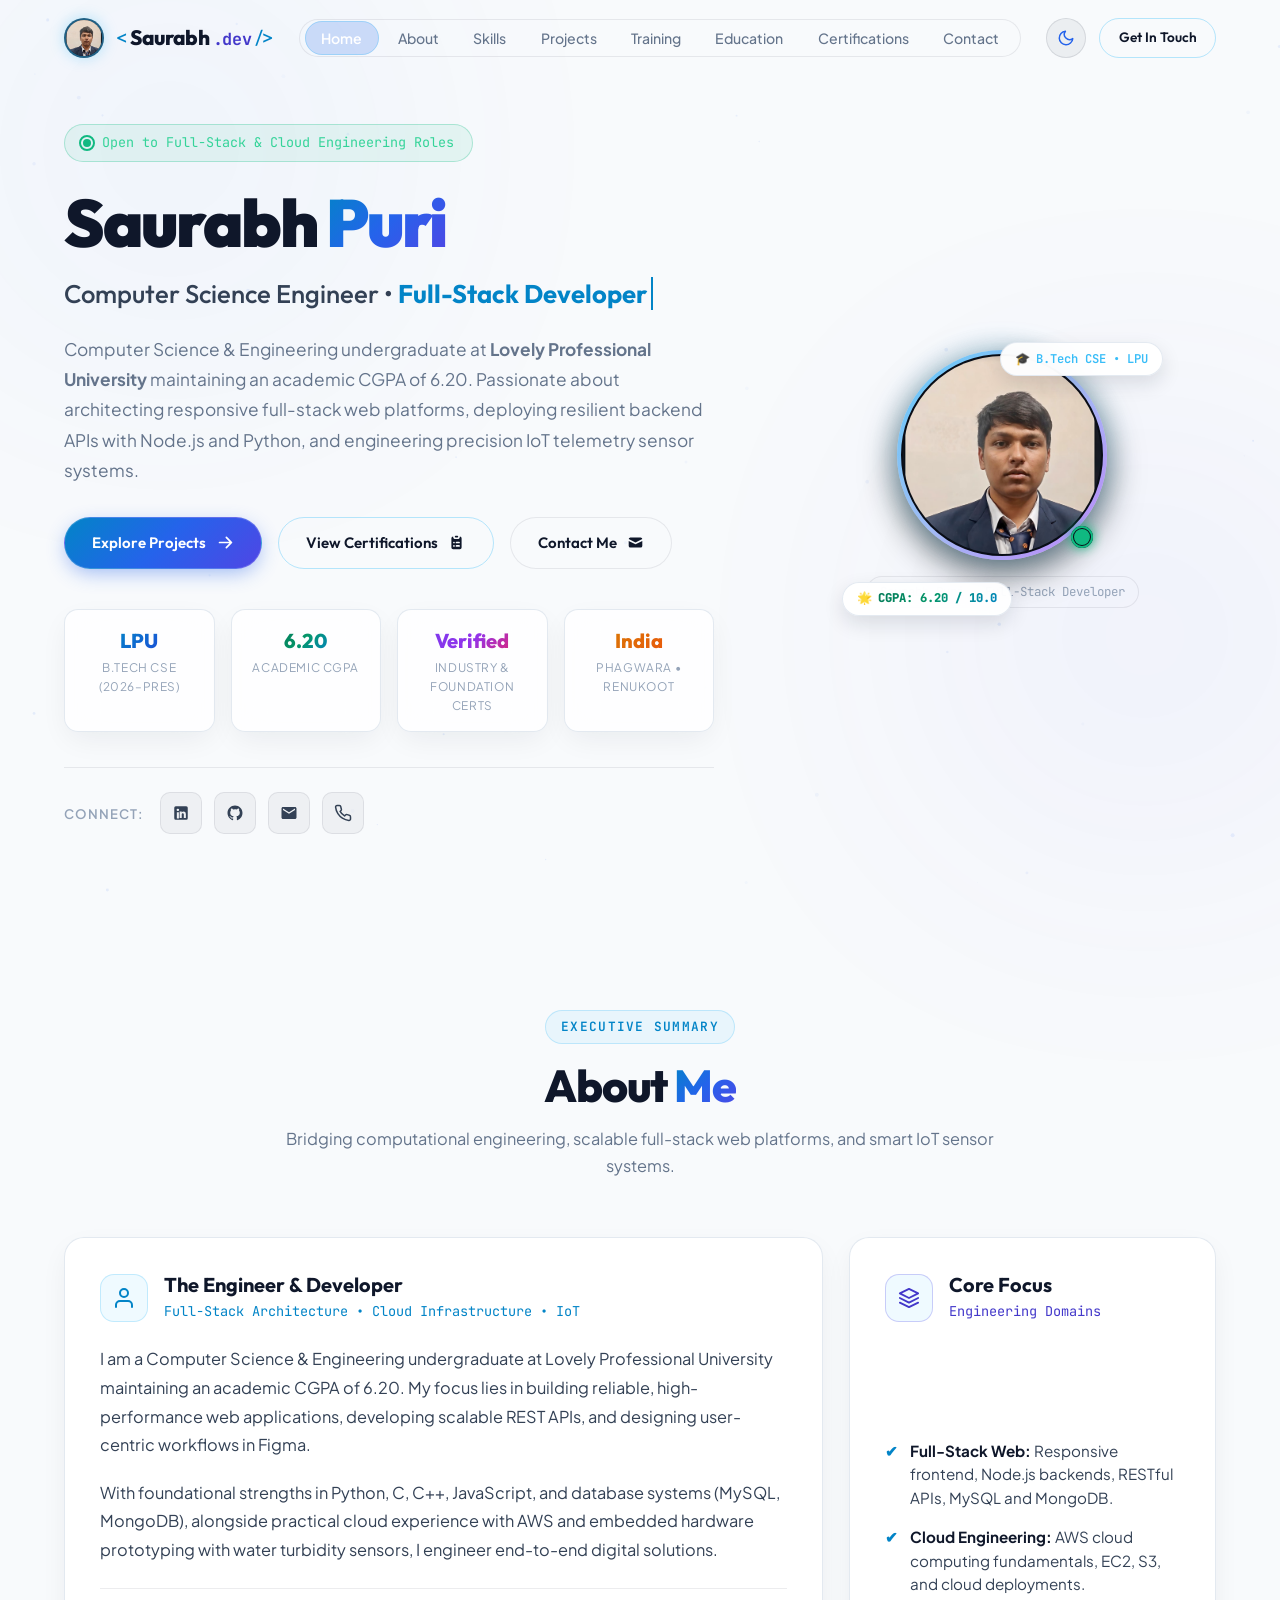
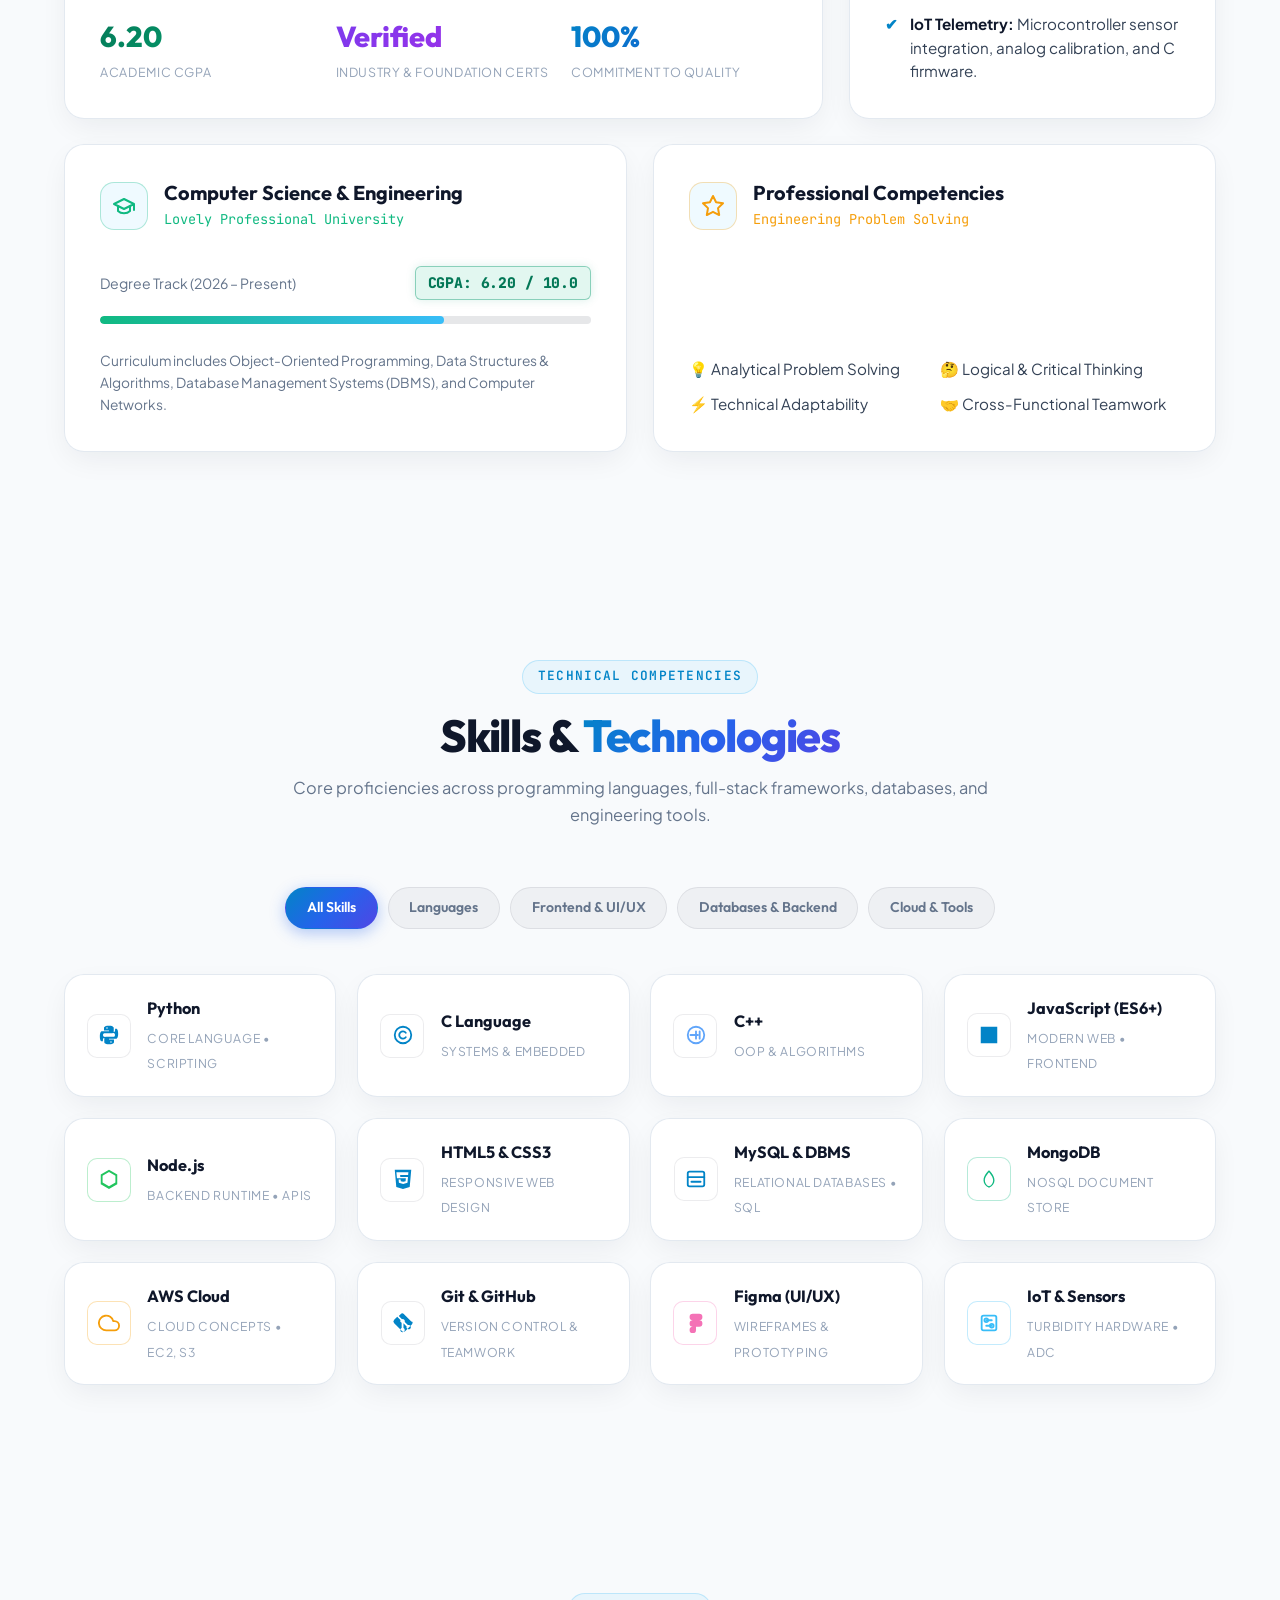
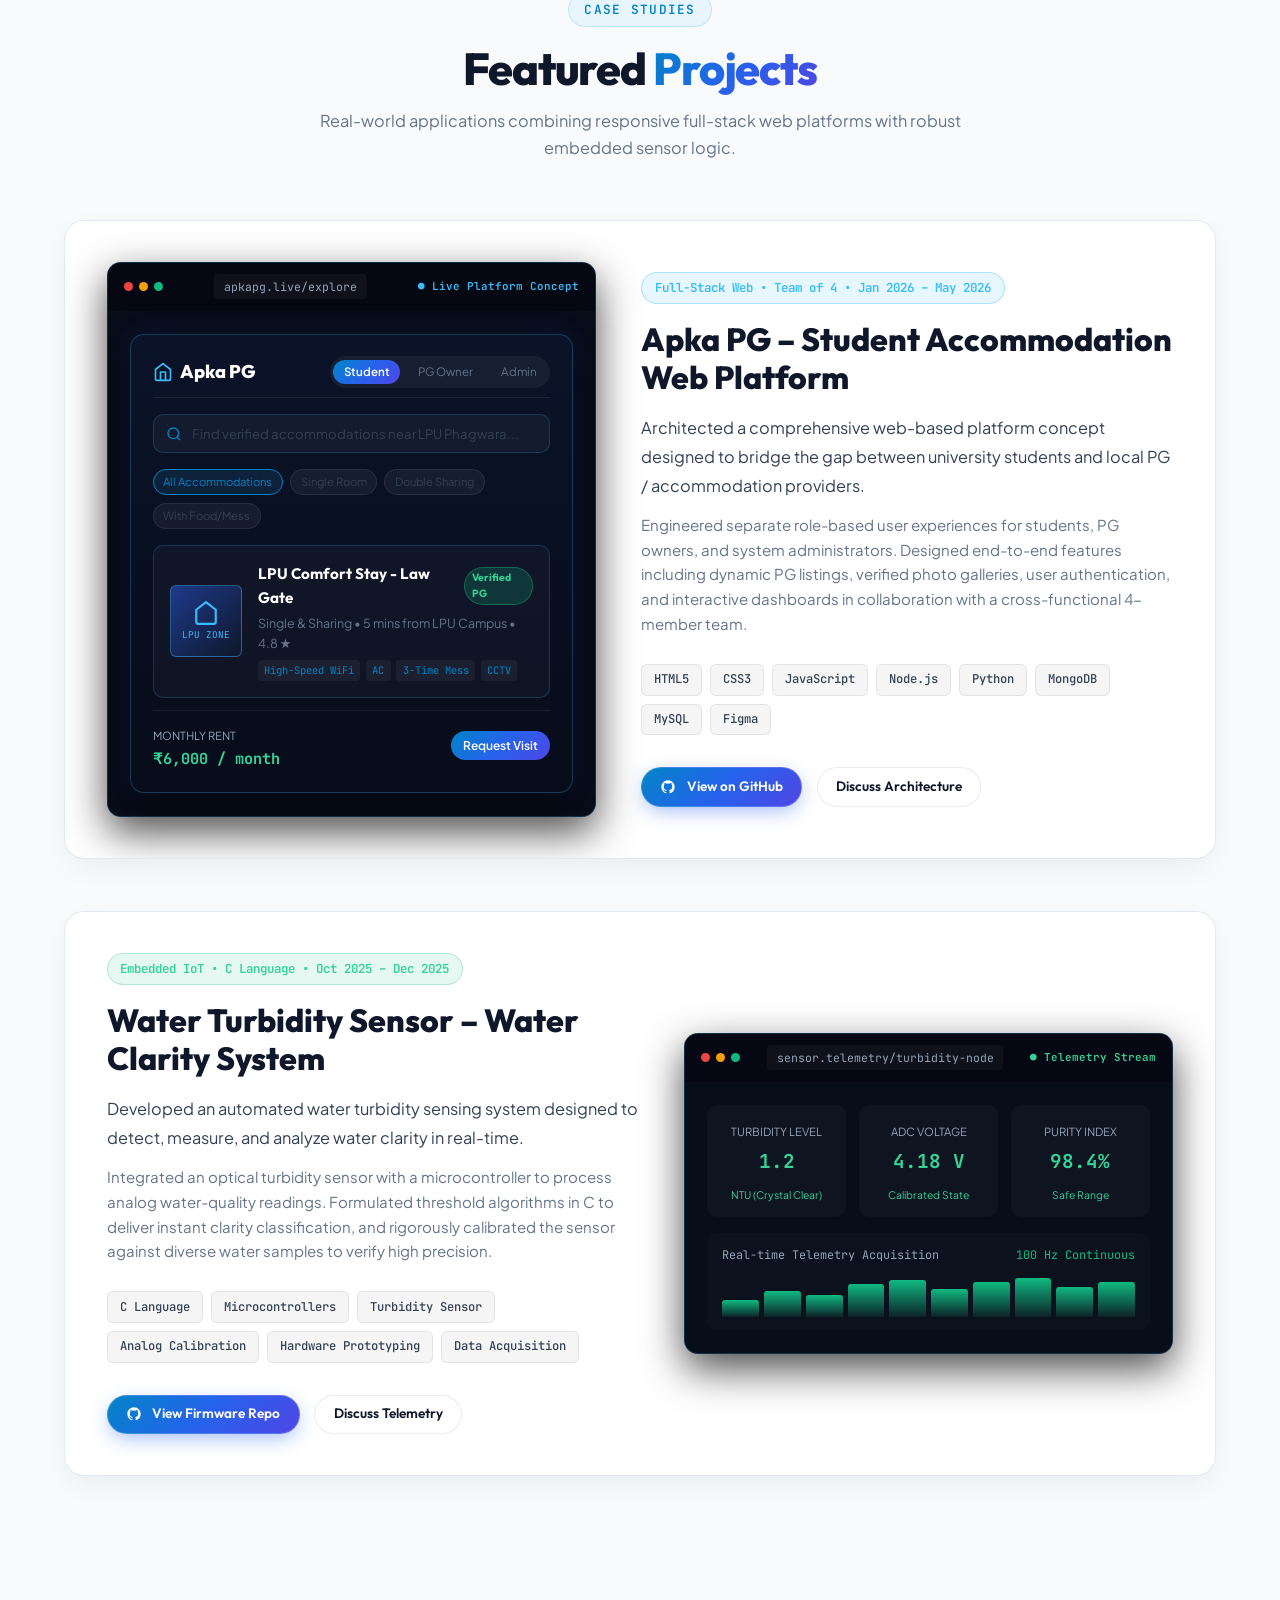
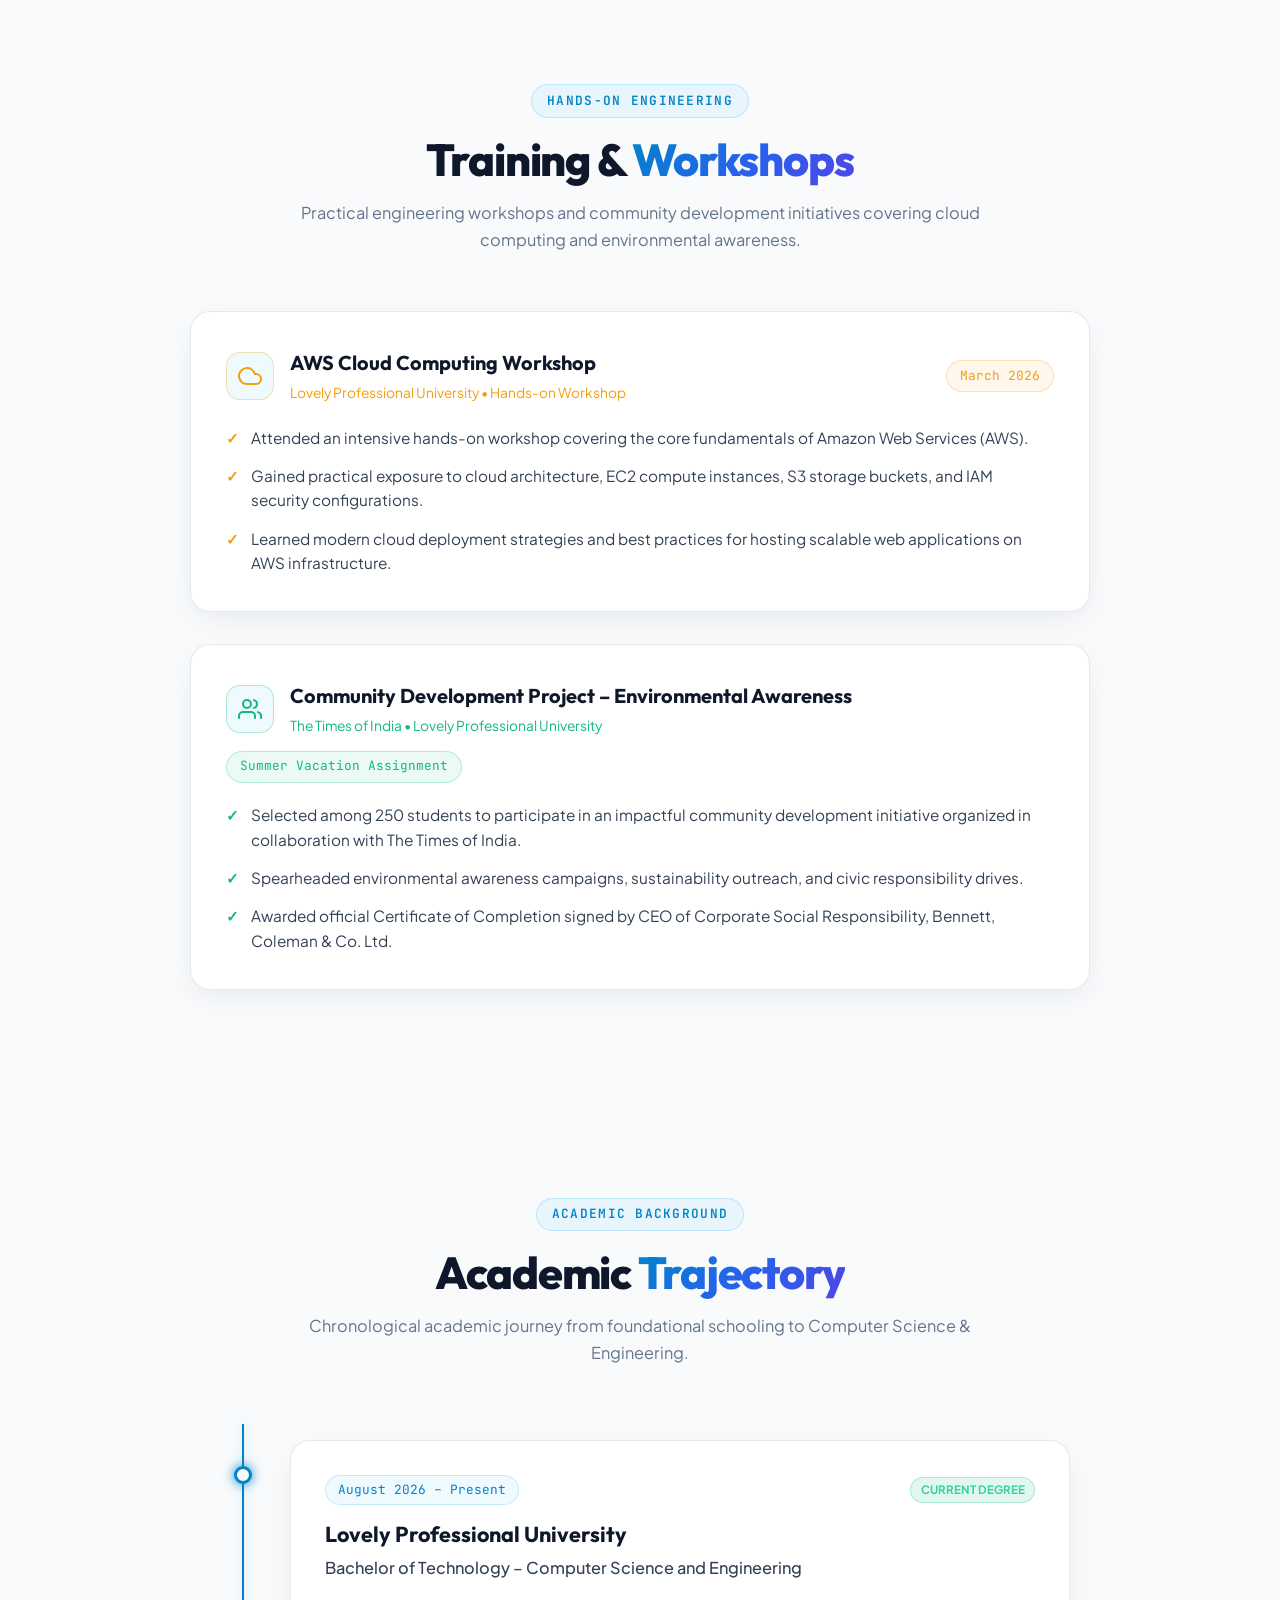
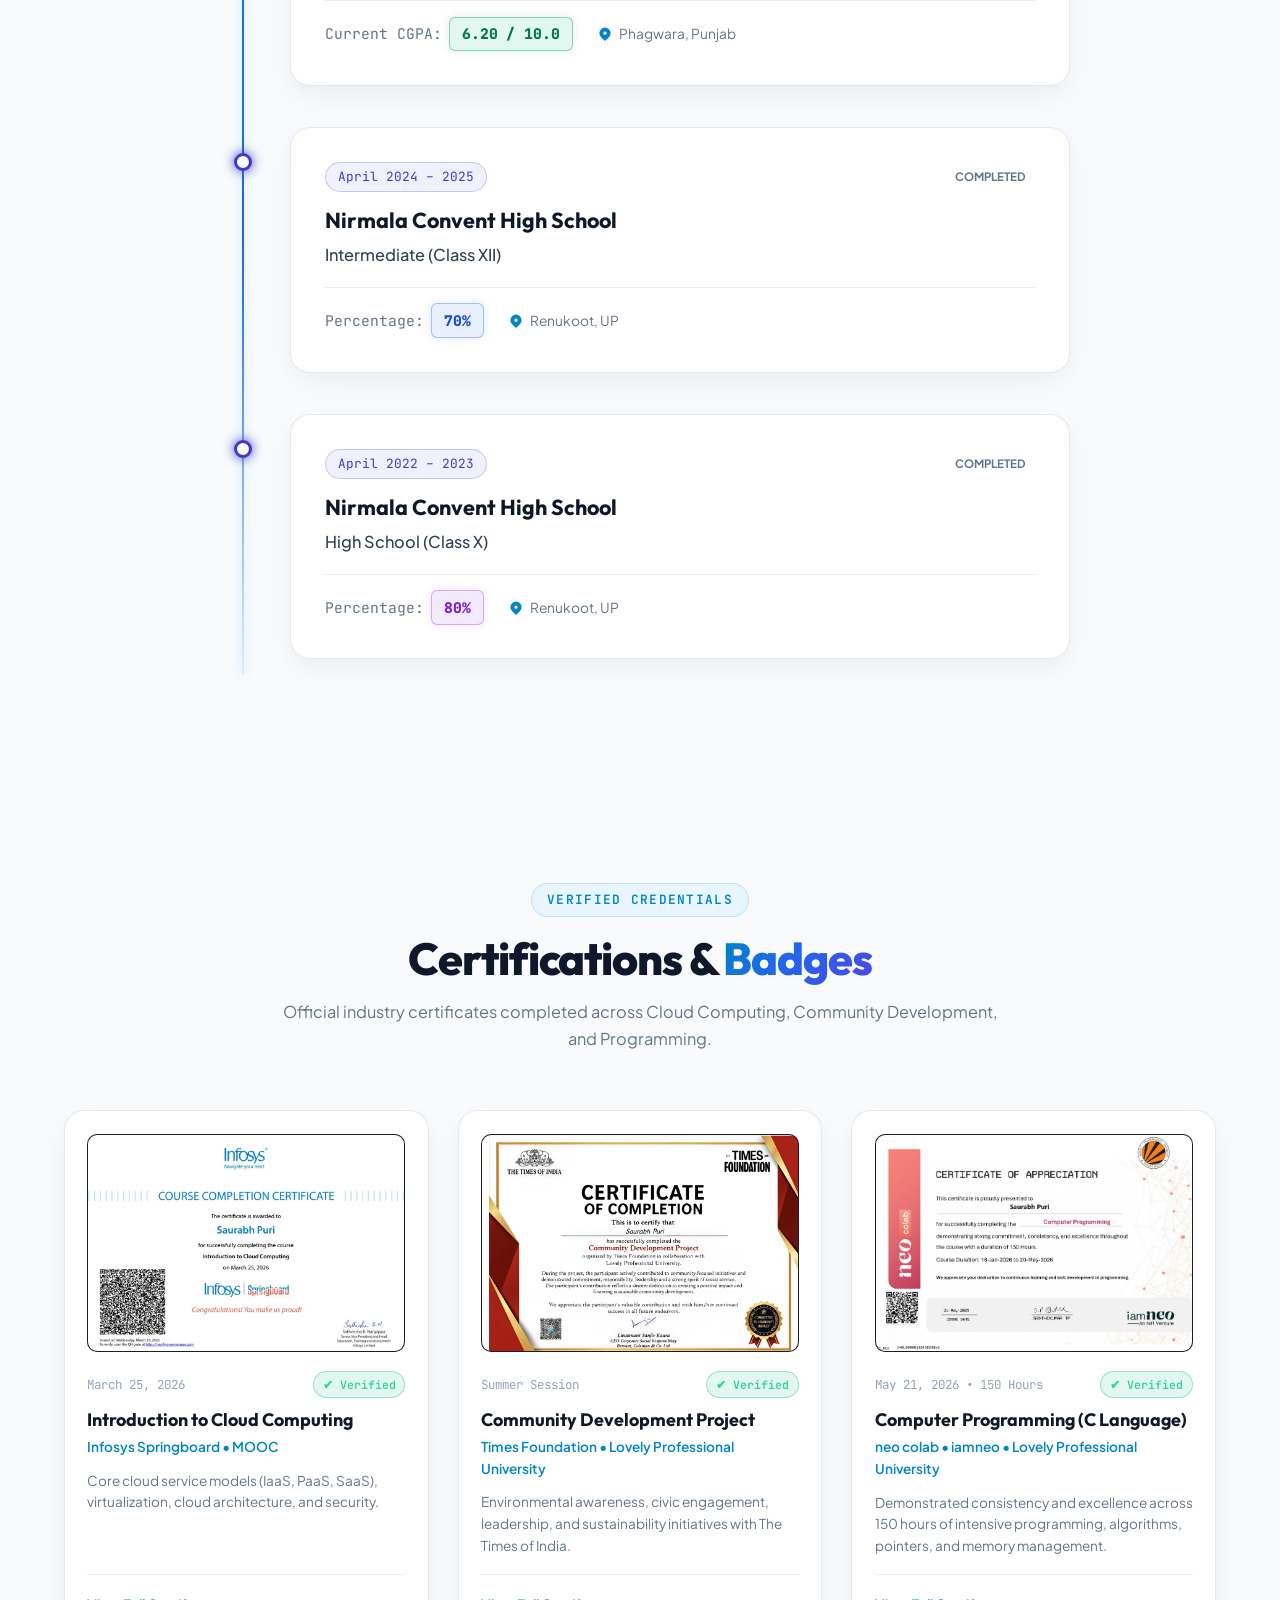
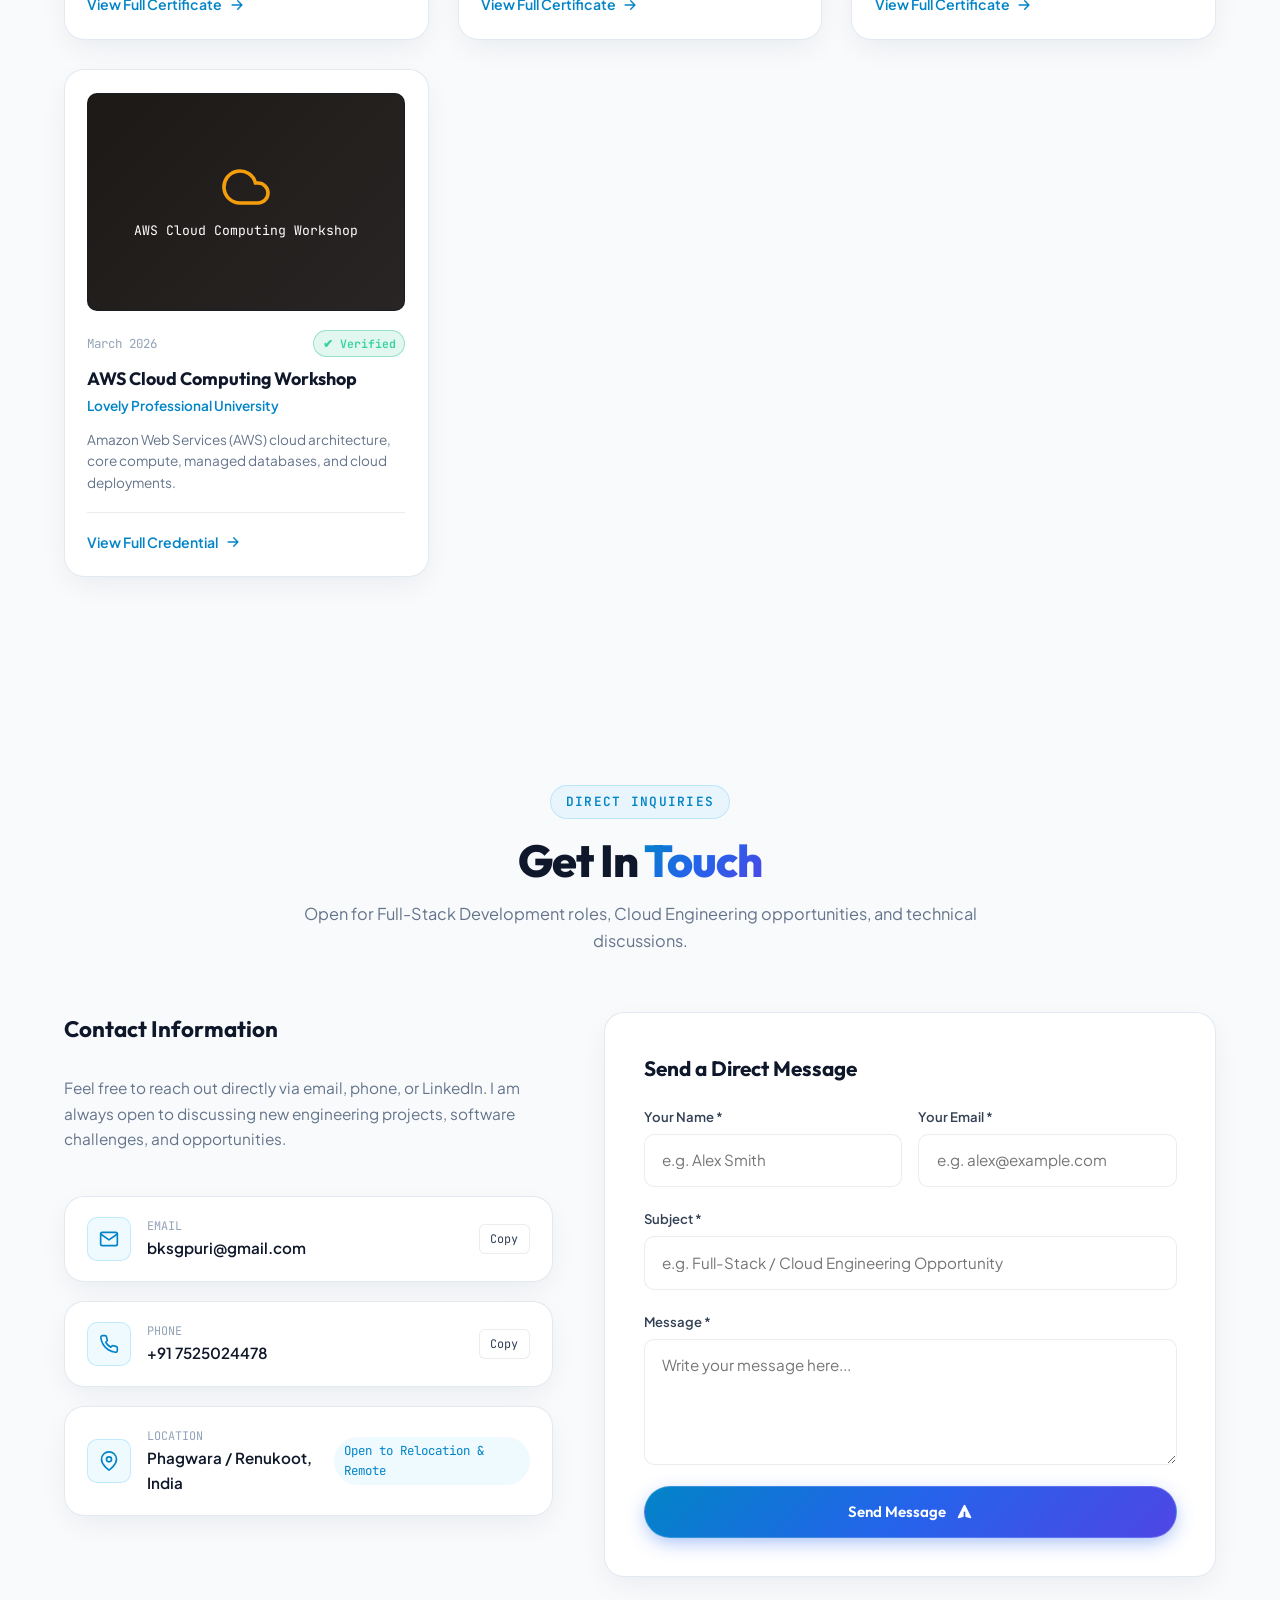
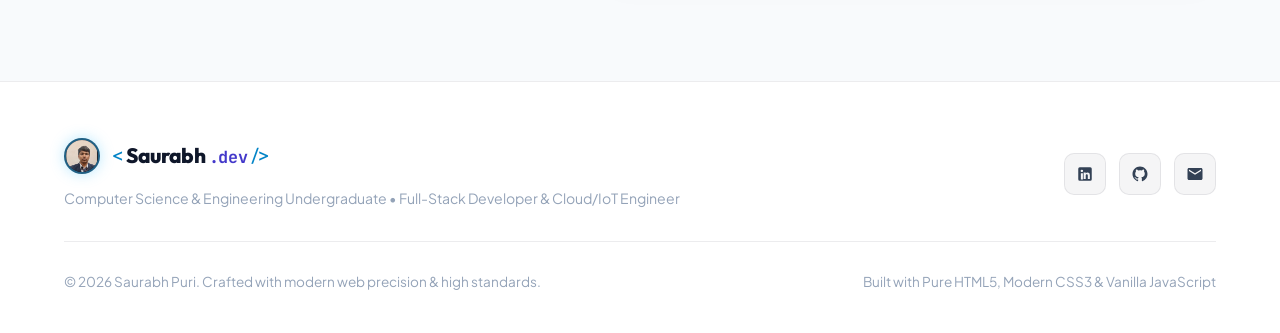
<file: index.html>
<!DOCTYPE html>
<html lang="en" class="scroll-smooth">

<head>
  <meta charset="UTF-8">
  <meta name="viewport" content="width=device-width, initial-scale=1.0">
  <meta name="description"
    content="Saurabh Puri - Computer Science &amp; Engineering Undergraduate at Lovely Professional University | Full-Stack Developer &amp; Cloud/IoT Engineer specializing in Python, C, C++, Node.js, AWS Cloud, and Hardware Systems.">
  <meta name="keywords"
    content="Saurabh Puri, Full-Stack Developer, Cloud Engineer, IoT Systems, Apka PG, Water Turbidity Sensor, Lovely Professional University, Python, C, C++, Node.js, AWS, Times Foundation, Infosys, Portfolio">
  <meta name="author" content="Saurabh Puri">

  <!-- Open Graph Meta Tags -->
  <meta property="og:title" content="Saurabh Puri | Full-Stack Developer &amp; Cloud/IoT Engineer">
  <meta property="og:description"
    content="Official Portfolio of Saurabh Puri - Computer Science &amp; Engineering Undergraduate at Lovely Professional University.">
  <meta property="og:type" content="website">

  <title>Saurabh Puri | Full-Stack Developer &amp; Cloud/IoT Engineer</title>

  <!-- Google Fonts: Outfit, Plus Jakarta Sans, JetBrains Mono -->
  <link rel="preconnect" href="https://fonts.googleapis.com">
  <link rel="preconnect" href="https://fonts.gstatic.com" crossorigin>
  <link
    href="https://fonts.googleapis.com/css2?family=JetBrains+Mono:wght@400;500;600;700&family=Outfit:wght@400;500;600;700;800;900&family=Plus+Jakarta+Sans:wght@400;500;600;700&display=swap"
    rel="stylesheet">

  <!-- Custom Stylesheet -->
  <link rel="stylesheet" href="style.css">

  <!-- Immediate Theme Initialization to Prevent Flash of Dark/Light Theme -->
  <script>
    (function () {
      try {
        var savedTheme = localStorage.getItem('theme');
        var prefersLight = window.matchMedia && window.matchMedia('(prefers-color-scheme: light)').matches;
        if (savedTheme === 'light' || (!savedTheme && prefersLight)) {
          document.documentElement.setAttribute('data-theme', 'light');
        } else {
          document.documentElement.removeAttribute('data-theme');
        }
      } catch (e) {}
    })();
  </script>
</head>

<body>
  <!-- Background Canvas for Ambient Particles -->
  <canvas id="particle-canvas" class="particle-canvas" aria-hidden="true"></canvas>

  <!-- Ambient Glowing Orbs -->
  <div class="ambient-orb orb-1" aria-hidden="true"></div>
  <div class="ambient-orb orb-2" aria-hidden="true"></div>

  <!-- Header / Navigation Bar -->
  <header id="header" class="site-header">
    <div class="container nav-container">
      <a href="#home" class="nav-brand" aria-label="Saurabh Puri Home">
        <div class="nav-avatar-box">
          <img src="profile.jpg" alt="Saurabh Puri" class="nav-avatar-img" />
        </div>
        <div>
          <span class="brand-bracket">&lt;</span>
          <span class="brand-name">Saurabh</span>
          <span class="brand-dot">.dev</span>
          <span class="brand-bracket">/&gt;</span>
        </div>
      </a>

      <!-- Desktop Navigation Menu -->
      <nav class="nav-menu" id="nav-menu" aria-label="Main Navigation">
        <ul class="nav-list">
          <li><a href="#home" class="nav-link active">Home</a></li>
          <li><a href="#about" class="nav-link">About</a></li>
          <li><a href="#skills" class="nav-link">Skills</a></li>
          <li><a href="#projects" class="nav-link">Projects</a></li>
          <li><a href="#training" class="nav-link">Training</a></li>
          <li><a href="#education" class="nav-link">Education</a></li>
          <li><a href="#certifications" class="nav-link">Certifications</a></li>
          <li><a href="#contact" class="nav-link">Contact</a></li>
        </ul>
      </nav>

      <!-- Nav Action -->
      <div class="nav-actions">
        <!-- Theme Toggle Switch (Sun / Moon) -->
        <button id="theme-toggle-btn" class="theme-toggle-btn" aria-label="Toggle light and dark mode" title="Toggle Light / Dark Mode">
          <svg class="theme-icon sun-icon" viewBox="0 0 24 24" width="18" height="18" fill="none" stroke="currentColor" stroke-width="2" stroke-linecap="round" stroke-linejoin="round" aria-hidden="true">
            <circle cx="12" cy="12" r="5"></circle>
            <line x1="12" y1="1" x2="12" y2="3"></line>
            <line x1="12" y1="21" x2="12" y2="23"></line>
            <line x1="4.22" y1="4.22" x2="5.64" y2="5.64"></line>
            <line x1="18.36" y1="18.36" x2="19.78" y2="19.78"></line>
            <line x1="1" y1="12" x2="3" y2="12"></line>
            <line x1="21" y1="12" x2="23" y2="12"></line>
            <line x1="4.22" y1="19.78" x2="5.64" y2="18.36"></line>
            <line x1="18.36" y1="5.64" x2="19.78" y2="4.22"></line>
          </svg>
          <svg class="theme-icon moon-icon" viewBox="0 0 24 24" width="18" height="18" fill="none" stroke="currentColor" stroke-width="2" stroke-linecap="round" stroke-linejoin="round" aria-hidden="true">
            <path d="M21 12.79A9 9 0 1 1 11.21 3 7 7 0 0 0 21 12.79z"></path>
          </svg>
        </button>

        <a href="#contact" class="btn btn-outline btn-sm nav-cta-btn">Get In Touch</a>

        <button id="mobile-toggle" class="mobile-toggle" aria-expanded="false" aria-controls="nav-menu"
          aria-label="Toggle navigation menu">
          <span class="hamburger-line"></span>
          <span class="hamburger-line"></span>
          <span class="hamburger-line"></span>
        </button>
      </div>
    </div>
  </header>

  <main id="main-content">
    <!-- ==================== HERO SECTION (EXECUTIVE PROFILE SHOWCASE) ==================== -->
    <section id="home" class="section hero-section">
      <div class="container">
        <div class="hero-grid-layout">
          <!-- Left Column: Bio, Roles, CTAs & Metrics -->
          <div class="hero-content-col">
            <!-- Status Badge -->
            <div class="hero-badge-beacon reveal-on-scroll">
              <span class="beacon-pulse"></span>
              <span>Open to Full-Stack &amp; Cloud Engineering Roles</span>
            </div>

            <!-- Main Name Title -->
            <h1 class="hero-title reveal-on-scroll">
              Saurabh <span class="gradient-text">Puri</span>
            </h1>

            <!-- Dynamic Role Heading -->
            <div class="hero-role-box reveal-on-scroll">
              <h2 class="hero-role-heading">
                Computer Science Engineer &bull; <span id="typing-text" class="typed-text-glow">Full-Stack Developer</span>
              </h2>
            </div>

            <!-- Professional Bio Pitch -->
            <p class="hero-description reveal-on-scroll">
              Computer Science &amp; Engineering undergraduate at <strong>Lovely Professional University</strong> maintaining an academic CGPA of 6.20. 
              Passionate about architecting responsive full-stack web platforms, deploying resilient backend APIs with Node.js and Python, and engineering precision IoT telemetry sensor systems.
            </p>

            <!-- Action Buttons -->
            <div class="hero-actions reveal-on-scroll">
              <a href="#projects" class="btn btn-primary">
                <span>Explore Projects</span>
                <svg class="btn-icon" viewBox="0 0 20 20" fill="currentColor" width="17" height="17" aria-hidden="true">
                  <path fill-rule="evenodd"
                    d="M10.293 3.293a1 1 0 011.414 0l6 6a1 1 0 010 1.414l-6 6a1 1 0 01-1.414-1.414L14.586 11H3a1 1 0 110-2h11.586l-4.293-4.293a1 1 0 010-1.414z"
                    clip-rule="evenodd" />
                </svg>
              </a>
              <a href="#certifications" class="btn btn-outline">
                <span>View Certifications</span>
                <svg class="btn-icon" viewBox="0 0 20 20" fill="currentColor" width="17" height="17" aria-hidden="true">
                  <path d="M9 2a1 1 0 000 2h2a1 1 0 100-2H9z" />
                  <path fill-rule="evenodd" d="M4 5a2 2 0 012-2 3 3 0 003 3h2a3 3 0 003-3 2 2 0 012 2v11a2 2 0 01-2 2H6a2 2 0 01-2-2V5zm3 4a1 1 0 000 2h.01a1 1 0 100-2H7zm3 0a1 1 0 000 2h3a1 1 0 100-2h-3zm-3 4a1 1 0 100 2h.01a1 1 0 100-2H7zm3 0a1 1 0 100 2h3a1 1 0 100-2h-3z" clip-rule="evenodd" />
                </svg>
              </a>
              <a href="#contact" class="btn btn-glass">
                <span>Contact Me</span>
                <svg class="btn-icon" viewBox="0 0 20 20" fill="currentColor" width="17" height="17" aria-hidden="true">
                  <path d="M2.003 5.884L10 9.882l7.997-3.998A2 2 0 0016 4H4a2 2 0 00-1.997 1.884z" />
                  <path d="M18 8.118l-8 4-8-4V14a2 2 0 002 2h12a2 2 0 002-2V8.118z" />
                </svg>
              </a>
            </div>

            <!-- Key Metrics Grid -->
            <div class="hero-metrics-grid reveal-on-scroll">
              <div class="hero-metric-tile glass-card">
                <div class="metric-tile-val grad-text-blue">LPU</div>
                <div class="metric-tile-lbl">B.Tech CSE (2026&ndash;Pres)</div>
              </div>
              <div class="hero-metric-tile glass-card">
                <div class="metric-tile-val grad-text-emerald">6.20</div>
                <div class="metric-tile-lbl">Academic CGPA</div>
              </div>
              <div class="hero-metric-tile glass-card">
                <div class="metric-tile-val grad-text-purple">Verified</div>
                <div class="metric-tile-lbl">Industry &amp; Foundation Certs</div>
              </div>
              <div class="hero-metric-tile glass-card">
                <div class="metric-tile-val grad-text-amber">India</div>
                <div class="metric-tile-lbl">Phagwara &bull; Renukoot</div>
              </div>
            </div>

            <!-- Professional Links Strip -->
            <div class="hero-social-strip reveal-on-scroll">
              <span class="strip-label">Connect:</span>
              <div class="strip-icons">
                <a href="https://www.linkedin.com/in/saurabh2747" target="_blank" rel="noopener noreferrer"
                  class="strip-btn" aria-label="LinkedIn Profile" title="LinkedIn Profile">
                  <svg viewBox="0 0 24 24" width="18" height="18" fill="currentColor" aria-hidden="true">
                    <path
                      d="M19 3a2 2 0 0 1 2 2v14a2 2 0 0 1-2 2H5a2 2 0 0 1-2-2V5a2 2 0 0 1 2-2h14m-.5 15.5v-5.3a3.26 3.26 0 0 0-3.26-3.26c-.85 0-1.84.52-2.28 1.3v-1.11h-2.79v8.37h2.79v-4.93c0-.77.62-1.4 1.39-1.4a1.4 1.4 0 0 1 1.4 1.4v4.93h2.75M6.46 10.9v8.37H9.2V10.9H6.46M7.83 6.2a1.64 1.64 0 0 0-1.66 1.63c0 .91.74 1.65 1.66 1.65 1 0 1.67-.74 1.67-1.65A1.64 1.64 0 0 0 7.83 6.2Z" />
                  </svg>
                </a>
                <a href="https://github.com/SG-SAURABH" target="_blank" rel="noopener noreferrer" class="strip-btn"
                  aria-label="GitHub Profile" title="GitHub Profile">
                  <svg viewBox="0 0 24 24" width="18" height="18" fill="currentColor" aria-hidden="true">
                    <path fill-rule="evenodd" clip-rule="evenodd"
                      d="M12 2C6.477 2 2 6.484 2 12.017c0 4.425 2.865 8.18 6.839 9.504.5.092.682-.217.682-.483 0-.237-.008-.868-.013-1.703-2.782.605-3.369-1.343-3.369-1.343-.454-1.158-1.11-1.466-1.11-1.466-.908-.62.069-.608.069-.608 1.003.07 1.53 1.032 1.53 1.032.892 1.53 2.341 1.088 2.91.832.092-.647.35-1.088.636-1.338-2.22-.253-4.555-1.113-4.555-4.951 0-1.093.39-1.988 1.029-2.688-.103-.253-.446-1.272.098-2.65 0 0 .84-.27 2.75 1.026A9.564 9.564 0 0112 6.844c.85.004 1.705.115 2.504.337 1.909-1.296 2.747-1.027 2.747-1.027.546 1.379.202 2.398.1 2.651.64.7 1.028 1.595 1.028 2.688 0 3.848-2.339 4.695-4.566 4.943.359.309.678.92.678 1.855 0 1.338-.012 2.419-.012 2.747 0 .268.18.58.688.482A10.019 10.019 0 0022 12.017C22 6.484 17.522 2 12 2Z" />
                  </svg>
                </a>
                <a href="mailto:bksgpuri@gmail.com" class="strip-btn" aria-label="Email Saurabh" title="Email Saurabh">
                  <svg viewBox="0 0 24 24" width="18" height="18" fill="currentColor" aria-hidden="true">
                    <path
                      d="M20 4H4c-1.1 0-1.99.9-1.99 2L2 18c0 1.1.9 2 2 2h16c1.1 0 2-.9 2-2V6c0-1.1-.9-2-2-2zm0 4l-8 5-8-5V6l8 5 8-5v2z" />
                  </svg>
                </a>
                <a href="tel:+917525024478" class="strip-btn" aria-label="Call Saurabh" title="Call Saurabh">
                  <svg viewBox="0 0 24 24" width="18" height="18" fill="none" stroke="currentColor" stroke-width="2"
                    stroke-linecap="round" stroke-linejoin="round" aria-hidden="true">
                    <path
                      d="M22 16.92v3a2 2 0 0 1-2.18 2 19.79 19.79 0 0 1-8.63-3.07 19.5 19.5 0 0 1-6-6 19.79 19.79 0 0 1-3.07-8.67A2 2 0 0 1 4.11 2h3a2 2 0 0 1 2 1.72 12.84 12.84 0 0 0 .7 2.81 2 2 0 0 1-.45 2.11L8.09 9.91a16 16 0 0 0 6 6l1.27-1.27a2 2 0 0 1 2.11-.45 12.84 12.84 0 0 0 2.81.7A2 2 0 0 1 22 16.92z">
                    </path>
                  </svg>
                </a>
              </div>
            </div>
          </div>

          <!-- Right Column: Circular Profile Picture Showcase -->
          <div class="hero-visual-col reveal-on-scroll">
            <div class="hero-circle-avatar-wrapper">
              <!-- Floating Top Badge -->
              <div class="hero-float-badge badge-top-right">
                <span>🎓</span>
                <span>B.Tech CSE &bull; LPU</span>
              </div>

              <!-- Circular Avatar Frame -->
              <div class="hero-circle-avatar-frame">
                <div class="hero-circle-avatar-inner">
                  <img src="profile.jpg" alt="Saurabh Puri - Profile Photo" class="hero-circle-avatar-img" />
                </div>
                <!-- Status Indicator Dot -->
                <div class="avatar-status-dot" title="Online / Open to Opportunities"></div>
              </div>

              <!-- Floating Bottom Badge -->
              <div class="hero-float-badge badge-bottom-left">
                <span>🌟</span>
                <span class="grad-text-emerald" style="font-weight: 800;">CGPA: 6.20 / 10.0</span>
              </div>

              <div class="avatar-sub-chip">
                <span>Saurabh Puri &bull; Full-Stack Developer</span>
              </div>
            </div>
          </div>
        </div>
      </div>
    </section>

    <!-- ==================== ABOUT SECTION (EXECUTIVE BENTO GRID) ==================== -->
    <section id="about" class="section about-section">
      <div class="container">
        <div class="section-header reveal-on-scroll">
          <span class="section-tag">Executive Summary</span>
          <h2 class="section-title">About <span class="gradient-text">Me</span></h2>
          <p class="section-subtitle">Bridging computational engineering, scalable full-stack web platforms, and smart IoT sensor systems.</p>
        </div>

        <div class="bento-grid">
          <!-- Bento 1: Professional Narrative (8 Cols) -->
          <div class="bento-col-8 glass-card bento-card reveal-on-scroll">
            <div>
              <div class="bento-card-header">
                <div class="bento-icon-box">
                  <svg viewBox="0 0 24 24" width="24" height="24" fill="none" stroke="currentColor" stroke-width="2"
                    stroke-linecap="round" stroke-linejoin="round" aria-hidden="true">
                    <path d="M20 21v-2a4 4 0 0 0-4-4H8a4 4 0 0 0-4 4v2"></path>
                    <circle cx="12" cy="7" r="4"></circle>
                  </svg>
                </div>
                <div>
                  <h3 class="bento-title">The Engineer &amp; Developer</h3>
                  <span class="bento-tagline">Full-Stack Architecture &bull; Cloud Infrastructure &bull; IoT</span>
                </div>
              </div>

              <p class="bento-narrative">
                I am a Computer Science &amp; Engineering undergraduate at Lovely Professional University maintaining an academic CGPA of 6.20. 
                My focus lies in building reliable, high-performance web applications, developing scalable REST APIs, and designing user-centric workflows in Figma.
              </p>
              <p class="bento-narrative" style="margin-bottom: 0;">
                With foundational strengths in Python, C, C++, JavaScript, and database systems (MySQL, MongoDB), alongside practical cloud experience with AWS and embedded hardware prototyping with water turbidity sensors, I engineer end-to-end digital solutions.
              </p>
            </div>

            <div class="bento-stat-trio">
              <div class="bento-stat-item">
                <span class="bento-stat-num grad-text-emerald">6.20</span>
                <span class="bento-stat-lbl">Academic CGPA</span>
              </div>
              <div class="bento-stat-item">
                <span class="bento-stat-num grad-text-purple">Verified</span>
                <span class="bento-stat-lbl">Industry &amp; Foundation Certs</span>
              </div>
              <div class="bento-stat-item">
                <span class="bento-stat-num grad-text-blue">100%</span>
                <span class="bento-stat-lbl">Commitment to Quality</span>
              </div>
            </div>
          </div>

          <!-- Bento 2: Core Engineering Focus (4 Cols) -->
          <div class="bento-col-4 glass-card bento-card reveal-on-scroll">
            <div class="bento-card-header">
              <div class="bento-icon-box" style="color: var(--brand-indigo); border-color: rgba(79, 70, 229, 0.25);">
                <svg viewBox="0 0 24 24" width="22" height="22" fill="none" stroke="currentColor" stroke-width="2"
                  stroke-linecap="round" stroke-linejoin="round" aria-hidden="true">
                  <polygon points="12 2 2 7 12 12 22 7 12 2"></polygon>
                  <polyline points="2 17 12 22 22 17"></polyline>
                  <polyline points="2 12 12 17 22 12"></polyline>
                </svg>
              </div>
              <div>
                <h3 class="bento-title">Core Focus</h3>
                <span class="bento-tagline" style="color: var(--brand-indigo);">Engineering Domains</span>
              </div>
            </div>

            <div class="focus-list">
              <div class="focus-item">
                <span class="focus-icon">&#10004;</span>
                <div>
                  <strong style="color: var(--text-primary);">Full-Stack Web:</strong> Responsive frontend, Node.js backends, RESTful APIs, MySQL and MongoDB.
                </div>
              </div>
              <div class="focus-item">
                <span class="focus-icon">&#10004;</span>
                <div>
                  <strong style="color: var(--text-primary);">Cloud Engineering:</strong> AWS cloud computing fundamentals, EC2, S3, and cloud deployments.
                </div>
              </div>
              <div class="focus-item">
                <span class="focus-icon">&#10004;</span>
                <div>
                  <strong style="color: var(--text-primary);">IoT Telemetry:</strong> Microcontroller sensor integration, analog calibration, and C firmware.
                </div>
              </div>
            </div>
          </div>

          <!-- Bento 3: Academic Program (6 Cols) -->
          <div class="bento-col-6 glass-card bento-card reveal-on-scroll">
            <div class="bento-card-header">
              <div class="bento-icon-box" style="color: #10b981; border-color: rgba(16, 185, 129, 0.3);">
                <svg viewBox="0 0 24 24" width="24" height="24" fill="none" stroke="currentColor" stroke-width="2"
                  stroke-linecap="round" stroke-linejoin="round" aria-hidden="true">
                  <path d="M22 10v6M2 10l10-5 10 5-10 5z"></path>
                  <path d="M6 12v5c3 3 9 3 12 0v-5"></path>
                </svg>
              </div>
              <div>
                <h3 class="bento-title">Computer Science &amp; Engineering</h3>
                <span class="bento-tagline" style="color: #10b981;">Lovely Professional University</span>
              </div>
            </div>

            <div class="academic-progress-box">
              <div style="display: flex; justify-content: space-between; align-items: center; font-size: 0.88rem;">
                <span style="color: var(--text-muted);">Degree Track (2026 &ndash; Present)</span>
                <span class="grade-badge grade-badge-emerald">CGPA: 6.20 / 10.0</span>
              </div>
              <div class="academic-track">
                <div class="academic-fill"></div>
              </div>
              <p style="font-size: 0.86rem; color: var(--text-muted); margin-top: 0.6rem;">
                Curriculum includes Object-Oriented Programming, Data Structures &amp; Algorithms, Database Management Systems (DBMS), and Computer Networks.
              </p>
            </div>
          </div>

          <!-- Bento 4: Professional Methodologies (6 Cols) -->
          <div class="bento-col-6 glass-card bento-card reveal-on-scroll">
            <div class="bento-card-header">
              <div class="bento-icon-box" style="color: #f59e0b; border-color: rgba(245, 158, 11, 0.3);">
                <svg viewBox="0 0 24 24" width="24" height="24" fill="none" stroke="currentColor" stroke-width="2"
                  stroke-linecap="round" stroke-linejoin="round" aria-hidden="true">
                  <polygon points="12 2 15.09 8.26 22 9.27 17 14.14 18.18 21.02 12 17.77 5.82 21.02 7 14.14 2 9.27 8.91 8.26 12 2"></polygon>
                </svg>
              </div>
              <div>
                <h3 class="bento-title">Professional Competencies</h3>
                <span class="bento-tagline" style="color: #f59e0b;">Engineering Problem Solving</span>
              </div>
            </div>

            <div style="display: grid; grid-template-columns: 1fr 1fr; gap: 0.75rem;">
              <div class="focus-item">
                <span>&#128161; Analytical Problem Solving</span>
              </div>
              <div class="focus-item">
                <span>&#129300; Logical &amp; Critical Thinking</span>
              </div>
              <div class="focus-item">
                <span>&#9889; Technical Adaptability</span>
              </div>
              <div class="focus-item">
                <span>&#129309; Cross-Functional Teamwork</span>
              </div>
            </div>
          </div>
        </div>
      </div>
    </section>

    <!-- ==================== SKILLS MATRIX SECTION ==================== -->
    <section id="skills" class="section skills-section">
      <div class="container">
        <div class="section-header reveal-on-scroll">
          <span class="section-tag">Technical Competencies</span>
          <h2 class="section-title">Skills &amp; <span class="gradient-text">Technologies</span></h2>
          <p class="section-subtitle">Core proficiencies across programming languages, full-stack frameworks, databases, and engineering tools.</p>
        </div>

        <!-- Filter Buttons -->
        <div class="skills-filter-nav reveal-on-scroll">
          <button class="skill-filter-btn active" data-filter="all">All Skills</button>
          <button class="skill-filter-btn" data-filter="lang">Languages</button>
          <button class="skill-filter-btn" data-filter="web">Frontend &amp; UI/UX</button>
          <button class="skill-filter-btn" data-filter="db">Databases &amp; Backend</button>
          <button class="skill-filter-btn" data-filter="tools">Cloud &amp; Tools</button>
        </div>

        <!-- Skills Cards Matrix -->
        <div class="skills-cards-grid">
          <!-- Python -->
          <div class="skill-interactive-card glass-card reveal-on-scroll" data-category="lang">
            <div class="skill-avatar-box">
              <svg viewBox="0 0 24 24" width="22" height="22" fill="currentColor" aria-hidden="true">
                <path d="M11.91 2C6.18 2 6.52 4.49 6.52 4.49l.01 2.58h5.48v.82H4.41S2 7.6 2 13.37c0 5.76 2.1 5.56 2.1 5.56h1.25V17.1s-.07-2.16 2.13-2.16h5.42v-.83H7.5s-2.07.03-2.07-2.05c0-2.09 1.83-2.06 1.83-2.06h7.93s1.97.08 1.97-1.92V4.49S17.64 2 11.91 2zm-2.08 1.55a.8.8 0 1 1 0 1.6.8.8 0 0 1 0-1.6zm2.26 18.45c5.73 0 5.39-2.49 5.39-2.49l-.01-2.58h-5.48v-.82h7.6S22 16.4 22 10.63c0-5.76-2.1-5.56-2.1-5.56h-1.25v1.83s.07 2.16-2.13 2.16h-5.42v.83h5.4s2.07-.03 2.07 2.05c0 2.09-1.83 2.06-1.83 2.06H8.84s-1.97-.08-1.97 1.92v3.59s-.48 2.49 5.25 2.49zm2.08-1.55a.8.8 0 1 1 0-1.6.8.8 0 0 1 0 1.6z" />
              </svg>
            </div>
            <div class="skill-info-meta">
              <h4 class="skill-card-name">Python</h4>
              <span class="skill-card-category">Core Language &bull; Scripting</span>
            </div>
          </div>

          <!-- C Language -->
          <div class="skill-interactive-card glass-card reveal-on-scroll" data-category="lang">
            <div class="skill-avatar-box">
              <svg viewBox="0 0 24 24" width="22" height="22" fill="none" stroke="currentColor" stroke-width="2"
                stroke-linecap="round" stroke-linejoin="round" aria-hidden="true">
                <circle cx="12" cy="12" r="9"></circle>
                <path d="M15 9.5a4 4 0 1 0 0 5"></path>
              </svg>
            </div>
            <div class="skill-info-meta">
              <h4 class="skill-card-name">C Language</h4>
              <span class="skill-card-category">Systems &amp; Embedded</span>
            </div>
          </div>

          <!-- C++ -->
          <div class="skill-interactive-card glass-card reveal-on-scroll" data-category="lang">
            <div class="skill-avatar-box" style="color: #60a5fa;">
              <svg viewBox="0 0 24 24" width="22" height="22" fill="none" stroke="currentColor" stroke-width="2"
                stroke-linecap="round" stroke-linejoin="round" aria-hidden="true">
                <path d="M16 8v8m-4-8v8m-6-4h8"></path>
                <circle cx="12" cy="12" r="9"></circle>
              </svg>
            </div>
            <div class="skill-info-meta">
              <h4 class="skill-card-name">C++</h4>
              <span class="skill-card-category">OOP &amp; Algorithms</span>
            </div>
          </div>

          <!-- JavaScript -->
          <div class="skill-interactive-card glass-card reveal-on-scroll" data-category="lang web">
            <div class="skill-avatar-box">
              <svg viewBox="0 0 24 24" width="22" height="22" fill="currentColor" aria-hidden="true">
                <path d="M3 3h18v18H3V3zm13.7 13.9c.7 0 1.4-.4 1.8-1l1.6 1c-.8 1.3-2 1.9-3.4 1.9-2.6 0-4.1-1.6-4.1-4.2 0-2.8 1.7-4.4 4.3-4.4 2.4 0 3.8 1.4 3.8 3.5v.7h-6c.1 1.6 1 2.5 2 2.5zm-.2-4.1c0-1-.6-1.6-1.7-1.6s-1.7.6-1.8 1.6h3.5zM9.5 18.7c-1.3 0-2.3-.5-2.8-1.4l1.5-1c.4.6.8.9 1.3.9.7 0 1.2-.4 1.2-1.4V10.3H13v5.6c0 1.9-1.2 2.8-3.5 2.8z" />
              </svg>
            </div>
            <div class="skill-info-meta">
              <h4 class="skill-card-name">JavaScript (ES6+)</h4>
              <span class="skill-card-category">Modern Web &bull; Frontend</span>
            </div>
          </div>

          <!-- Node.js -->
          <div class="skill-interactive-card glass-card reveal-on-scroll" data-category="web db">
            <div class="skill-avatar-box" style="color: #22c55e; border-color: rgba(34, 197, 94, 0.3);">
              <svg viewBox="0 0 24 24" width="22" height="22" fill="currentColor" aria-hidden="true">
                <path d="M12 2l9 5.2v10.4L12 23l-9-5.4V7.2L12 2zm0 2.3L5 8.4v7.3l7 4.1 7-4.1V8.4l-7-4.1z" />
              </svg>
            </div>
            <div class="skill-info-meta">
              <h4 class="skill-card-name">Node.js</h4>
              <span class="skill-card-category">Backend Runtime &bull; APIs</span>
            </div>
          </div>

          <!-- HTML5 & CSS3 -->
          <div class="skill-interactive-card glass-card reveal-on-scroll" data-category="web">
            <div class="skill-avatar-box">
              <svg viewBox="0 0 24 24" width="22" height="22" fill="currentColor" aria-hidden="true">
                <path d="M3 2l1.68 18.84L12 23l7.32-2.16L21 2H3zm14.65 5.5h-8.8l.2 2.25h8.4l-.58 6.45-4.67 1.3-4.66-1.3-.32-3.6h2.2l.16 1.8 2.62.7 2.62-.7.27-3.1H5.4l-.6-6.75h13.1l-.25 2.25z" />
              </svg>
            </div>
            <div class="skill-info-meta">
              <h4 class="skill-card-name">HTML5 &amp; CSS3</h4>
              <span class="skill-card-category">Responsive Web Design</span>
            </div>
          </div>

          <!-- MySQL & DBMS -->
          <div class="skill-interactive-card glass-card reveal-on-scroll" data-category="lang db">
            <div class="skill-avatar-box">
              <svg viewBox="0 0 24 24" width="22" height="22" fill="none" stroke="currentColor" stroke-width="2"
                stroke-linecap="round" stroke-linejoin="round" aria-hidden="true">
                <rect x="3" y="4" width="18" height="16" rx="2"></rect>
                <line x1="3" y1="10" x2="21" y2="10"></line>
                <line x1="7" y1="15" x2="17" y2="15"></line>
              </svg>
            </div>
            <div class="skill-info-meta">
              <h4 class="skill-card-name">MySQL &amp; DBMS</h4>
              <span class="skill-card-category">Relational Databases &bull; SQL</span>
            </div>
          </div>

          <!-- MongoDB -->
          <div class="skill-interactive-card glass-card reveal-on-scroll" data-category="db">
            <div class="skill-avatar-box" style="color: #10b981; border-color: rgba(16, 185, 129, 0.3);">
              <svg viewBox="0 0 24 24" width="22" height="22" fill="currentColor" aria-hidden="true">
                <path d="M12 2.5C12 2.5 6 7.5 6 13.5c0 3.5 2.5 6.5 6 8 3.5-1.5 6-4.5 6-8 0-6-6-11-6-11zm0 17.5c-2.8-1.2-4.5-3.8-4.5-6.5 0-3.8 3.5-7.5 4.5-8.8 1 1.3 4.5 5 4.5 8.8 0 2.7-1.7 5.3-4.5 6.5z" />
              </svg>
            </div>
            <div class="skill-info-meta">
              <h4 class="skill-card-name">MongoDB</h4>
              <span class="skill-card-category">NoSQL Document Store</span>
            </div>
          </div>

          <!-- AWS Cloud -->
          <div class="skill-interactive-card glass-card reveal-on-scroll" data-category="tools">
            <div class="skill-avatar-box" style="color: #f59e0b; border-color: rgba(245, 158, 11, 0.3);">
              <svg viewBox="0 0 24 24" width="22" height="22" fill="none" stroke="currentColor" stroke-width="2"
                stroke-linecap="round" stroke-linejoin="round" aria-hidden="true">
                <path d="M18 10h-1.26A8 8 0 1 0 9 20h9a5 5 0 0 0 0-10z"></path>
              </svg>
            </div>
            <div class="skill-info-meta">
              <h4 class="skill-card-name">AWS Cloud</h4>
              <span class="skill-card-category">Cloud Concepts &bull; EC2, S3</span>
            </div>
          </div>

          <!-- Git & GitHub -->
          <div class="skill-interactive-card glass-card reveal-on-scroll" data-category="tools">
            <div class="skill-avatar-box">
              <svg viewBox="0 0 24 24" width="22" height="22" fill="currentColor" aria-hidden="true">
                <path d="M21.62 10.88L13.12 2.38a2.64 2.64 0 0 0-3.74 0L7.4 4.36l3.52 3.52a2.38 2.38 0 0 1 3 3l3.43 3.43a2.38 2.38 0 1 1-1.42 1.42L12.5 12.3v5.27a2.38 2.38 0 1 1-2 0V11.8a2.38 2.38 0 0 1-1.28-3.13L5.7 5.15 2.38 8.47a2.64 2.64 0 0 0 0 3.74l8.5 8.5a2.64 2.64 0 0 0 3.74 0l7-7a2.64 2.64 0 0 0 0-3.83z" />
              </svg>
            </div>
            <div class="skill-info-meta">
              <h4 class="skill-card-name">Git &amp; GitHub</h4>
              <span class="skill-card-category">Version Control &amp; Teamwork</span>
            </div>
          </div>

          <!-- Figma -->
          <div class="skill-interactive-card glass-card reveal-on-scroll" data-category="web tools">
            <div class="skill-avatar-box" style="color: #f472b6; border-color: rgba(244, 114, 182, 0.3);">
              <svg viewBox="0 0 24 24" width="22" height="22" fill="currentColor" aria-hidden="true">
                <path d="M8.5 2a3.5 3.5 0 0 0 0 7H12V2H8.5zm7 0H12v7h3.5a3.5 3.5 0 0 0 0-7zM12 9H8.5a3.5 3.5 0 0 0 0 7H12V9zm0 7H8.5A3.5 3.5 0 1 0 12 19.5V16zm0-7h3.5a3.5 3.5 0 1 1 0 7H12V9z" />
              </svg>
            </div>
            <div class="skill-info-meta">
              <h4 class="skill-card-name">Figma (UI/UX)</h4>
              <span class="skill-card-category">Wireframes &amp; Prototyping</span>
            </div>
          </div>

          <!-- IoT Hardware & Sensors -->
          <div class="skill-interactive-card glass-card reveal-on-scroll" data-category="tools">
            <div class="skill-avatar-box" style="color: #38bdf8; border-color: rgba(56, 189, 248, 0.3);">
              <svg viewBox="0 0 24 24" width="22" height="22" fill="none" stroke="currentColor" stroke-width="2"
                stroke-linecap="round" stroke-linejoin="round" aria-hidden="true">
                <rect x="4" y="4" width="16" height="16" rx="2"></rect>
                <circle cx="9" cy="9" r="2"></circle>
                <circle cx="15" cy="15" r="2"></circle>
                <path d="M9 15h6"></path>
                <path d="M15 9h-6"></path>
              </svg>
            </div>
            <div class="skill-info-meta">
              <h4 class="skill-card-name">IoT &amp; Sensors</h4>
              <span class="skill-card-category">Turbidity Hardware &bull; ADC</span>
            </div>
          </div>
        </div>
      </div>
    </section>

    <!-- ==================== FEATURED PROJECTS SECTION ==================== -->
    <section id="projects" class="section projects-section">
      <div class="container">
        <div class="section-header reveal-on-scroll">
          <span class="section-tag">Case Studies</span>
          <h2 class="section-title">Featured <span class="gradient-text">Projects</span></h2>
          <p class="section-subtitle">Real-world applications combining responsive full-stack web platforms with robust embedded sensor logic.</p>
        </div>

        <div class="projects-deck">
          <!-- Project 1: Apka PG | Full-Stack Web Project -->
          <article class="project-grand-card glass-card reveal-on-scroll">
            <div class="project-grand-grid">
              <!-- Apka PG Interactive UI Mockup -->
              <div class="project-stage-frame">
                <div class="stage-top-bar">
                  <div class="console-window-dots">
                    <span class="console-dot red"></span>
                    <span class="console-dot yellow"></span>
                    <span class="console-dot green"></span>
                  </div>
                  <span class="stage-address">apkapg.live/explore</span>
                  <span class="stage-badge" style="color: #38bdf8;">&#x25CF; Live Platform Concept</span>
                </div>
                <div class="stage-body">
                  <div class="apkapg-mockup-wrap">
                    <!-- Apka PG App Header -->
                    <div class="apkapg-top-bar">
                      <div class="apkapg-brand-title">
                        <svg viewBox="0 0 24 24" width="20" height="20" fill="none" stroke="currentColor" stroke-width="2" stroke-linecap="round" stroke-linejoin="round">
                          <path d="M3 9l9-7 9 7v11a2 2 0 0 1-2 2H5a2 2 0 0 1-2-2z"></path>
                          <polyline points="9 22 9 12 15 12 15 22"></polyline>
                        </svg>
                        <span>Apka PG</span>
                      </div>
                      <div class="apkapg-role-tabs">
                        <span class="apkapg-role-tab active" data-role="student">Student</span>
                        <span class="apkapg-role-tab" data-role="owner">PG Owner</span>
                        <span class="apkapg-role-tab" data-role="admin">Admin</span>
                      </div>
                    </div>

                    <!-- Search Box -->
                    <div class="apkapg-search-box">
                      <svg viewBox="0 0 24 24" width="16" height="16" fill="none" stroke="currentColor" stroke-width="2">
                        <circle cx="11" cy="11" r="8"></circle>
                        <line x1="21" y1="21" x2="16.65" y2="16.65"></line>
                      </svg>
                      <span>Find verified accommodations near LPU Phagwara...</span>
                    </div>

                    <!-- Filter Pills -->
                    <div class="apkapg-filter-pills">
                      <span class="apkapg-pill active">All Accommodations</span>
                      <span class="apkapg-pill">Single Room</span>
                      <span class="apkapg-pill">Double Sharing</span>
                      <span class="apkapg-pill">With Food/Mess</span>
                    </div>

                    <!-- Sample Listing Card -->
                    <div class="apkapg-listing-card">
                      <div class="apkapg-listing-img-box">
                        <svg viewBox="0 0 24 24" width="26" height="26" fill="none" stroke="currentColor" stroke-width="2">
                          <path d="M3 9l9-7 9 7v11a2 2 0 0 1-2 2H5a2 2 0 0 1-2-2z"></path>
                        </svg>
                        <span style="font-size: 0.58rem; font-family: var(--font-mono); margin-top: 2px;">LPU ZONE</span>
                      </div>
                      <div class="apkapg-listing-info">
                        <div class="apkapg-listing-name">
                          LPU Comfort Stay - Law Gate
                          <span class="verified-mini-badge">Verified PG</span>
                        </div>
                        <div class="apkapg-listing-meta">Single &amp; Sharing &bull; 5 mins from LPU Campus &bull; 4.8 &starf;</div>
                        <div class="apkapg-tags-row">
                          <span class="apkapg-tag">High-Speed WiFi</span>
                          <span class="apkapg-tag">AC</span>
                          <span class="apkapg-tag">3-Time Mess</span>
                          <span class="apkapg-tag">CCTV</span>
                        </div>
                      </div>
                    </div>

                    <!-- Price and Booking Row -->
                    <div class="apkapg-price-row">
                      <div>
                        <span style="font-size: 0.7rem; color: var(--text-dim); text-transform: uppercase;">MONTHLY RENT</span>
                        <div class="apkapg-price">&#8377;6,000 / month</div>
                      </div>
                      <button class="apkapg-book-btn">Request Visit</button>
                    </div>
                  </div>
                </div>
              </div>

              <!-- Project Info -->
              <div class="project-details-wrap">
                <span class="project-tag-pill web">Full-Stack Web &bull; Team of 4 &bull; Jan 2026 &ndash; May 2026</span>
                <h3 class="project-h3">Apka PG &ndash; Student Accommodation Web Platform</h3>
                <p class="project-lead">
                  Architected a comprehensive web-based platform concept designed to bridge the gap between university students and local PG / accommodation providers.
                </p>
                <p class="project-sub">
                  Engineered separate role-based user experiences for students, PG owners, and system administrators. Designed end-to-end features including dynamic PG listings, verified photo galleries, user authentication, and interactive dashboards in collaboration with a cross-functional 4-member team.
                </p>

                <div class="stack-tags">
                  <span class="stack-chip">HTML5</span>
                  <span class="stack-chip">CSS3</span>
                  <span class="stack-chip">JavaScript</span>
                  <span class="stack-chip">Node.js</span>
                  <span class="stack-chip">Python</span>
                  <span class="stack-chip">MongoDB</span>
                  <span class="stack-chip">MySQL</span>
                  <span class="stack-chip">Figma</span>
                </div>

                <div style="display: flex; gap: 0.9rem; flex-wrap: wrap;">
                  <a href="https://github.com/SG-SAURABH" target="_blank" rel="noopener noreferrer" class="btn btn-primary btn-sm">
                    <svg viewBox="0 0 24 24" width="16" height="16" fill="currentColor" aria-hidden="true">
                      <path fill-rule="evenodd" clip-rule="evenodd"
                        d="M12 2C6.477 2 2 6.484 2 12.017c0 4.425 2.865 8.18 6.839 9.504.5.092.682-.217.682-.483 0-.237-.008-.868-.013-1.703-2.782.605-3.369-1.343-3.369-1.343-.454-1.158-1.11-1.466-1.11-1.466-.908-.62.069-.608.069-.608 1.003.07 1.53 1.032 1.53 1.032.892 1.53 2.341 1.088 2.91.832.092-.647.35-1.088.636-1.338-2.22-.253-4.555-1.113-4.555-4.951 0-1.093.39-1.988 1.029-2.688-.103-.253-.446-1.272.098-2.65 0 0 .84-.27 2.75 1.026A9.564 9.564 0 0112 6.844c.85.004 1.705.115 2.504.337 1.909-1.296 2.747-1.027 2.747-1.027.546 1.379.202 2.398.1 2.651.64.7 1.028 1.595 1.028 2.688 0 3.848-2.339 4.695-4.566 4.943.359.309.678.92.678 1.855 0 1.338-.012 2.419-.012 2.747 0 .268.18.58.688.482A10.019 10.019 0 0022 12.017C22 6.484 17.522 2 12 2Z" />
                    </svg>
                    <span>View on GitHub</span>
                  </a>
                  <a href="#contact" class="btn btn-glass btn-sm">
                    <span>Discuss Architecture</span>
                  </a>
                </div>
              </div>
            </div>
          </article>

          <!-- Project 2: Water Turbidity Sensor | ECE/IoT Project -->
          <article class="project-grand-card glass-card reveal-on-scroll">
            <div class="project-grand-grid reverse">
              <!-- Project Info -->
              <div class="project-details-wrap">
                <span class="project-tag-pill iot">Embedded IoT &bull; C Language &bull; Oct 2025 &ndash; Dec 2025</span>
                <h3 class="project-h3">Water Turbidity Sensor &ndash; Water Clarity System</h3>
                <p class="project-lead">
                  Developed an automated water turbidity sensing system designed to detect, measure, and analyze water clarity in real-time.
                </p>
                <p class="project-sub">
                  Integrated an optical turbidity sensor with a microcontroller to process analog water-quality readings. Formulated threshold algorithms in C to deliver instant clarity classification, and rigorously calibrated the sensor against diverse water samples to verify high precision.
                </p>

                <div class="stack-tags">
                  <span class="stack-chip">C Language</span>
                  <span class="stack-chip">Microcontrollers</span>
                  <span class="stack-chip">Turbidity Sensor</span>
                  <span class="stack-chip">Analog Calibration</span>
                  <span class="stack-chip">Hardware Prototyping</span>
                  <span class="stack-chip">Data Acquisition</span>
                </div>

                <div style="display: flex; gap: 0.9rem; flex-wrap: wrap;">
                  <a href="https://github.com/SG-SAURABH" target="_blank" rel="noopener noreferrer" class="btn btn-primary btn-sm">
                    <svg viewBox="0 0 24 24" width="16" height="16" fill="currentColor" aria-hidden="true">
                      <path fill-rule="evenodd" clip-rule="evenodd"
                        d="M12 2C6.477 2 2 6.484 2 12.017c0 4.425 2.865 8.18 6.839 9.504.5.092.682-.217.682-.483 0-.237-.008-.868-.013-1.703-2.782.605-3.369-1.343-3.369-1.343-.454-1.158-1.11-1.466-1.11-1.466-.908-.62.069-.608.069-.608 1.003.07 1.53 1.032 1.53 1.032.892 1.53 2.341 1.088 2.91.832.092-.647.35-1.088.636-1.338-2.22-.253-4.555-1.113-4.555-4.951 0-1.093.39-1.988 1.029-2.688-.103-.253-.446-1.272.098-2.65 0 0 .84-.27 2.75 1.026A9.564 9.564 0 0112 6.844c.85.004 1.705.115 2.504.337 1.909-1.296 2.747-1.027 2.747-1.027.546 1.379.202 2.398.1 2.651.64.7 1.028 1.595 1.028 2.688 0 3.848-2.339 4.695-4.566 4.943.359.309.678.92.678 1.855 0 1.338-.012 2.419-.012 2.747 0 .268.18.58.688.482A10.019 10.019 0 0022 12.017C22 6.484 17.522 2 12 2Z" />
                    </svg>
                    <span>View Firmware Repo</span>
                  </a>
                  <a href="#contact" class="btn btn-glass btn-sm">
                    <span>Discuss Telemetry</span>
                  </a>
                </div>
              </div>

              <!-- Live IoT Sensor Mockup -->
              <div class="project-stage-frame">
                <div class="stage-top-bar">
                  <div class="console-window-dots">
                    <span class="console-dot red"></span>
                    <span class="console-dot yellow"></span>
                    <span class="console-dot green"></span>
                  </div>
                  <span class="stage-address">sensor.telemetry/turbidity-node</span>
                  <span class="stage-badge" style="color: #34d399;">&#x25CF; Telemetry Stream</span>
                </div>
                <div class="stage-body">
                  <div class="iot-telemetry-cluster">
                    <div class="iot-tile">
                      <span style="font-size: 0.7rem; color: var(--text-dim);">TURBIDITY LEVEL</span>
                      <div class="iot-tile-val">1.2</div>
                      <span style="font-size: 0.65rem; color: #34d399;">NTU (Crystal Clear)</span>
                    </div>
                    <div class="iot-tile">
                      <span style="font-size: 0.7rem; color: var(--text-dim);">ADC VOLTAGE</span>
                      <div class="iot-tile-val">4.18 V</div>
                      <span style="font-size: 0.65rem; color: #34d399;">Calibrated State</span>
                    </div>
                    <div class="iot-tile">
                      <span style="font-size: 0.7rem; color: var(--text-dim);">PURITY INDEX</span>
                      <div class="iot-tile-val">98.4%</div>
                      <span style="font-size: 0.65rem; color: #34d399;">Safe Range</span>
                    </div>
                  </div>

                  <div class="iot-live-graph">
                    <div style="display: flex; justify-content: space-between; font-size: 0.74rem; font-family: var(--font-mono);">
                      <span style="color: var(--text-dim);">Real-time Telemetry Acquisition</span>
                      <span style="color: #10b981;">100 Hz Continuous</span>
                    </div>
                    <div class="graph-bars-stream">
                      <span class="stream-col" style="height: 40%;"></span>
                      <span class="stream-col" style="height: 60%;"></span>
                      <span class="stream-col" style="height: 50%;"></span>
                      <span class="stream-col" style="height: 75%;"></span>
                      <span class="stream-col" style="height: 85%;"></span>
                      <span class="stream-col" style="height: 65%;"></span>
                      <span class="stream-col" style="height: 80%;"></span>
                      <span class="stream-col" style="height: 90%;"></span>
                      <span class="stream-col" style="height: 70%;"></span>
                      <span class="stream-col" style="height: 80%;"></span>
                    </div>
                  </div>
                </div>
              </div>
            </div>
          </article>
        </div>
      </div>
    </section>

    <!-- ==================== TRAINING & WORKSHOPS SECTION ==================== -->
    <section id="training" class="section training-section">
      <div class="container">
        <div class="section-header reveal-on-scroll">
          <span class="section-tag">Hands-on Engineering</span>
          <h2 class="section-title">Training &amp; <span class="gradient-text">Workshops</span></h2>
          <p class="section-subtitle">Practical engineering workshops and community development initiatives covering cloud computing and environmental awareness.</p>
        </div>

        <div style="display: flex; flex-direction: column; gap: 2rem; max-width: 900px; margin: 0 auto;">
          <!-- Training 1: AWS Workshop -->
          <div class="glass-card reveal-on-scroll" style="padding: 2.2rem;">
            <div style="display: flex; align-items: center; justify-content: space-between; margin-bottom: 1.3rem; flex-wrap: wrap; gap: 0.8rem;">
              <div style="display: flex; align-items: center; gap: 1rem;">
                <div class="bento-icon-box" style="color: #f59e0b; border-color: rgba(245, 158, 11, 0.3);">
                  <svg viewBox="0 0 24 24" width="24" height="24" fill="none" stroke="currentColor" stroke-width="2"
                    stroke-linecap="round" stroke-linejoin="round" aria-hidden="true">
                    <path d="M18 10h-1.26A8 8 0 1 0 9 20h9a5 5 0 0 0 0-10z"></path>
                  </svg>
                </div>
                <div>
                  <h3 style="font-family: var(--font-heading); font-size: 1.25rem; font-weight: 700; color: var(--text-primary);">
                    AWS Cloud Computing Workshop
                  </h3>
                  <span style="font-size: 0.86rem; color: #f59e0b;">Lovely Professional University &bull; Hands-on Workshop</span>
                </div>
              </div>
              <span style="font-family: var(--font-mono); font-size: 0.8rem; color: #f59e0b; background: rgba(245, 158, 11, 0.08); padding: 0.3rem 0.8rem; border-radius: var(--radius-full); border: 1px solid rgba(245, 158, 11, 0.25);">
                March 2026
              </span>
            </div>

            <div style="display: flex; flex-direction: column; gap: 0.85rem; margin-top: 1rem; font-size: 0.96rem; color: var(--text-secondary);">
              <div style="display: flex; gap: 0.75rem; align-items: flex-start;">
                <span style="color: #f59e0b; font-weight: 700;">&#10003;</span>
                <span>Attended an intensive hands-on workshop covering the core fundamentals of Amazon Web Services (AWS).</span>
              </div>
              <div style="display: flex; gap: 0.75rem; align-items: flex-start;">
                <span style="color: #f59e0b; font-weight: 700;">&#10003;</span>
                <span>Gained practical exposure to cloud architecture, EC2 compute instances, S3 storage buckets, and IAM security configurations.</span>
              </div>
              <div style="display: flex; gap: 0.75rem; align-items: flex-start;">
                <span style="color: #f59e0b; font-weight: 700;">&#10003;</span>
                <span>Learned modern cloud deployment strategies and best practices for hosting scalable web applications on AWS infrastructure.</span>
              </div>
            </div>
          </div>

          <!-- Training 2: Community Development Project (Times Foundation & LPU) -->
          <div class="glass-card reveal-on-scroll" style="padding: 2.2rem;">
            <div style="display: flex; align-items: center; justify-content: space-between; margin-bottom: 1.3rem; flex-wrap: wrap; gap: 0.8rem;">
              <div style="display: flex; align-items: center; gap: 1rem;">
                <div class="bento-icon-box" style="color: #10b981; border-color: rgba(16, 185, 129, 0.3);">
                  <svg viewBox="0 0 24 24" width="24" height="24" fill="none" stroke="currentColor" stroke-width="2"
                    stroke-linecap="round" stroke-linejoin="round" aria-hidden="true">
                    <path d="M17 21v-2a4 4 0 0 0-4-4H5a4 4 0 0 0-4 4v2"></path>
                    <circle cx="9" cy="7" r="4"></circle>
                    <path d="M23 21v-2a4 4 0 0 0-3-3.87"></path>
                    <path d="M16 3.13a4 4 0 0 1 0 7.75"></path>
                  </svg>
                </div>
                <div>
                  <h3 style="font-family: var(--font-heading); font-size: 1.25rem; font-weight: 700; color: var(--text-primary);">
                    Community Development Project &ndash; Environmental Awareness
                  </h3>
                  <span style="font-size: 0.86rem; color: #10b981;">The Times of India &bull; Lovely Professional University</span>
                </div>
              </div>
              <span style="font-family: var(--font-mono); font-size: 0.8rem; color: #10b981; background: rgba(16, 185, 129, 0.08); padding: 0.3rem 0.8rem; border-radius: var(--radius-full); border: 1px solid rgba(16, 185, 129, 0.25);">
                Summer Vacation Assignment
              </span>
            </div>

            <div style="display: flex; flex-direction: column; gap: 0.85rem; margin-top: 1rem; font-size: 0.96rem; color: var(--text-secondary);">
              <div style="display: flex; gap: 0.75rem; align-items: flex-start;">
                <span style="color: #10b981; font-weight: 700;">&#10003;</span>
                <span>Selected among 250 students to participate in an impactful community development initiative organized in collaboration with The Times of India.</span>
              </div>
              <div style="display: flex; gap: 0.75rem; align-items: flex-start;">
                <span style="color: #10b981; font-weight: 700;">&#10003;</span>
                <span>Spearheaded environmental awareness campaigns, sustainability outreach, and civic responsibility drives.</span>
              </div>
              <div style="display: flex; gap: 0.75rem; align-items: flex-start;">
                <span style="color: #10b981; font-weight: 700;">&#10003;</span>
                <span>Awarded official Certificate of Completion signed by CEO of Corporate Social Responsibility, Bennett, Coleman &amp; Co. Ltd.</span>
              </div>
            </div>
          </div>
        </div>
      </div>
    </section>

    <!-- ==================== EDUCATION SECTION ==================== -->
    <section id="education" class="section education-section">
      <div class="container">
        <div class="section-header reveal-on-scroll">
          <span class="section-tag">Academic Background</span>
          <h2 class="section-title">Academic <span class="gradient-text">Trajectory</span></h2>
          <p class="section-subtitle">Chronological academic journey from foundational schooling to Computer Science &amp; Engineering.</p>
        </div>

        <div class="cyber-timeline">
          <!-- Step 1: LPU -->
          <div class="timeline-step reveal-on-scroll">
            <div class="timeline-node"></div>
            <div class="timeline-panel glass-card">
              <div class="timeline-panel-top">
                <span style="font-family: var(--font-mono); font-size: 0.8rem; color: var(--brand-blue-light); background: rgba(56, 189, 248, 0.08); padding: 0.25rem 0.75rem; border-radius: var(--radius-full); border: 1px solid rgba(56, 189, 248, 0.25);">
                  August 2026 &ndash; Present
                </span>
                <span style="font-size: 0.72rem; font-weight: 700; color: #34d399; background: rgba(16, 185, 129, 0.12); padding: 0.2rem 0.6rem; border-radius: var(--radius-full); border: 1px solid rgba(16, 185, 129, 0.25);">
                  CURRENT DEGREE
                </span>
              </div>
              <h3 class="timeline-inst-name">Lovely Professional University</h3>
              <h4 class="timeline-degree-name">Bachelor of Technology &ndash; Computer Science and Engineering</h4>
              <div class="timeline-scores">
                <div style="font-family: var(--font-mono); font-size: 0.92rem; display: flex; align-items: center;">
                  <span style="color: var(--text-muted);">Current CGPA:</span>
                  <span class="grade-badge grade-badge-emerald">6.20 / 10.0</span>
                </div>
                <div style="font-size: 0.86rem; color: var(--text-muted); display: flex; align-items: center; gap: 0.4rem;">
                  <svg viewBox="0 0 20 20" width="16" height="16" fill="currentColor" style="color: var(--brand-blue-light);" aria-hidden="true">
                    <path fill-rule="evenodd" d="M5.05 4.05a7 7 0 119.9 9.9L10 18.9l-4.95-4.95a7 7 0 010-9.9zM10 11a2 2 0 100-4 2 2 0 000 4z" clip-rule="evenodd" />
                  </svg>
                  <span>Phagwara, Punjab</span>
                </div>
              </div>
            </div>
          </div>

          <!-- Step 2: Class XII -->
          <div class="timeline-step reveal-on-scroll">
            <div class="timeline-node" style="border-color: var(--brand-indigo); box-shadow: 0 0 12px var(--brand-indigo);"></div>
            <div class="timeline-panel glass-card">
              <div class="timeline-panel-top">
                <span style="font-family: var(--font-mono); font-size: 0.8rem; color: var(--brand-indigo); background: rgba(79, 70, 229, 0.08); padding: 0.25rem 0.75rem; border-radius: var(--radius-full); border: 1px solid rgba(79, 70, 229, 0.25);">
                  April 2024 &ndash; 2025
                </span>
                <span style="font-size: 0.72rem; font-weight: 700; color: var(--text-muted); background: rgba(255, 255, 255, 0.05); padding: 0.2rem 0.6rem; border-radius: var(--radius-full);">
                  COMPLETED
                </span>
              </div>
              <h3 class="timeline-inst-name">Nirmala Convent High School</h3>
              <h4 class="timeline-degree-name">Intermediate (Class XII)</h4>
              <div class="timeline-scores">
                <div style="font-family: var(--font-mono); font-size: 0.92rem; display: flex; align-items: center;">
                  <span style="color: var(--text-muted);">Percentage:</span>
                  <span class="grade-badge grade-badge-blue">70%</span>
                </div>
                <div style="font-size: 0.86rem; color: var(--text-muted); display: flex; align-items: center; gap: 0.4rem;">
                  <svg viewBox="0 0 20 20" width="16" height="16" fill="currentColor" style="color: var(--brand-blue-light);" aria-hidden="true">
                    <path fill-rule="evenodd" d="M5.05 4.05a7 7 0 119.9 9.9L10 18.9l-4.95-4.95a7 7 0 010-9.9zM10 11a2 2 0 100-4 2 2 0 000 4z" clip-rule="evenodd" />
                  </svg>
                  <span>Renukoot, UP</span>
                </div>
              </div>
            </div>
          </div>

          <!-- Step 3: Class X -->
          <div class="timeline-step reveal-on-scroll">
            <div class="timeline-node" style="border-color: var(--brand-indigo); box-shadow: 0 0 12px var(--brand-indigo);"></div>
            <div class="timeline-panel glass-card">
              <div class="timeline-panel-top">
                <span style="font-family: var(--font-mono); font-size: 0.8rem; color: var(--brand-indigo); background: rgba(79, 70, 229, 0.08); padding: 0.25rem 0.75rem; border-radius: var(--radius-full); border: 1px solid rgba(79, 70, 229, 0.25);">
                  April 2022 &ndash; 2023
                </span>
                <span style="font-size: 0.72rem; font-weight: 700; color: var(--text-muted); background: rgba(255, 255, 255, 0.05); padding: 0.2rem 0.6rem; border-radius: var(--radius-full);">
                  COMPLETED
                </span>
              </div>
              <h3 class="timeline-inst-name">Nirmala Convent High School</h3>
              <h4 class="timeline-degree-name">High School (Class X)</h4>
              <div class="timeline-scores">
                <div style="font-family: var(--font-mono); font-size: 0.92rem; display: flex; align-items: center;">
                  <span style="color: var(--text-muted);">Percentage:</span>
                  <span class="grade-badge grade-badge-purple">80%</span>
                </div>
                <div style="font-size: 0.86rem; color: var(--text-muted); display: flex; align-items: center; gap: 0.4rem;">
                  <svg viewBox="0 0 20 20" width="16" height="16" fill="currentColor" style="color: var(--brand-blue-light);" aria-hidden="true">
                    <path fill-rule="evenodd" d="M5.05 4.05a7 7 0 119.9 9.9L10 18.9l-4.95-4.95a7 7 0 010-9.9zM10 11a2 2 0 100-4 2 2 0 000 4z" clip-rule="evenodd" />
                  </svg>
                  <span>Renukoot, UP</span>
                </div>
              </div>
            </div>
          </div>
        </div>
      </div>
    </section>

    <!-- ==================== CERTIFICATIONS GALLERY (ORIGINAL AUTHENTIC IMAGES) ==================== -->
    <section id="certifications" class="section certifications-section">
      <div class="container">
        <div class="section-header reveal-on-scroll">
          <span class="section-tag">Verified Credentials</span>
          <h2 class="section-title">Certifications &amp; <span class="gradient-text">Badges</span></h2>
          <p class="section-subtitle">Official industry certificates completed across Cloud Computing, Community Development, and Programming.</p>
        </div>

        <div class="cert-gallery-grid">
          <!-- Cert 1: Infosys Cloud Computing -->
          <div class="cert-showcase-card glass-card reveal-on-scroll">
            <div class="cert-thumbnail-box view-cert-trigger" data-cert-id="infosys-cloud" title="Click to view full Infosys Cloud Computing Certificate">
              <img src="infosys-cloud-computing.jpg" alt="Infosys Springboard Introduction to Cloud Computing - Saurabh Puri" class="cert-thumb-img" />
              <div class="cert-thumb-overlay">
                <span class="cert-hover-btn">
                  <svg viewBox="0 0 20 20" fill="currentColor" width="14" height="14">
                    <path d="M10 12a2 2 0 100-4 2 2 0 000 4z" />
                    <path fill-rule="evenodd" d="M.458 10C1.732 5.943 5.522 3 10 3s8.268 2.943 9.542 7c-1.274 4.057-5.064 7-9.542 7S1.732 14.057.458 10zM14 10a4 4 0 11-8 0 4 4 0 018 0z" clip-rule="evenodd" />
                  </svg>
                  <span>View Original</span>
                </span>
              </div>
            </div>

            <div class="cert-card-top">
              <span style="font-family: var(--font-mono); font-size: 0.78rem; color: var(--text-dim);">March 25, 2026</span>
              <span class="verified-pill">&#10004; Verified</span>
            </div>
            <h3 class="cert-card-title">Introduction to Cloud Computing</h3>
            <div class="cert-card-issuer">Infosys Springboard &bull; MOOC</div>
            <p style="font-size: 0.85rem; color: var(--text-muted); margin-bottom: 1.1rem;">
              Core cloud service models (IaaS, PaaS, SaaS), virtualization, cloud architecture, and security.
            </p>
            <div class="cert-card-bottom">
              <button class="view-cert-trigger" data-cert-id="infosys-cloud">
                <span>View Full Certificate</span>
                <svg viewBox="0 0 20 20" fill="currentColor" width="14" height="14" aria-hidden="true">
                  <path fill-rule="evenodd"
                    d="M10.293 3.293a1 1 0 011.414 0l6 6a1 1 0 010 1.414l-6 6a1 1 0 01-1.414-1.414L14.586 11H3a1 1 0 110-2h11.586l-4.293-4.293a1 1 0 010-1.414z"
                    clip-rule="evenodd" />
                </svg>
              </button>
            </div>
          </div>

          <!-- Cert 2: Times Foundation CDP Certificate -->
          <div class="cert-showcase-card glass-card reveal-on-scroll">
            <div class="cert-thumbnail-box view-cert-trigger" data-cert-id="times-cdp" title="Click to view full Times Foundation Certificate">
              <img src="times-foundation-cdp-certificate.jpg" alt="Times Foundation Community Development Project Certificate - Saurabh Puri" class="cert-thumb-img" />
              <div class="cert-thumb-overlay">
                <span class="cert-hover-btn">
                  <svg viewBox="0 0 20 20" fill="currentColor" width="14" height="14">
                    <path d="M10 12a2 2 0 100-4 2 2 0 000 4z" />
                    <path fill-rule="evenodd" d="M.458 10C1.732 5.943 5.522 3 10 3s8.268 2.943 9.542 7c-1.274 4.057-5.064 7-9.542 7S1.732 14.057.458 10zM14 10a4 4 0 11-8 0 4 4 0 018 0z" clip-rule="evenodd" />
                  </svg>
                  <span>View Original</span>
                </span>
              </div>
            </div>

            <div class="cert-card-top">
              <span style="font-family: var(--font-mono); font-size: 0.78rem; color: var(--text-dim);">Summer Session</span>
              <span class="verified-pill">&#10004; Verified</span>
            </div>
            <h3 class="cert-card-title">Community Development Project</h3>
            <div class="cert-card-issuer">Times Foundation &bull; Lovely Professional University</div>
            <p style="font-size: 0.85rem; color: var(--text-muted); margin-bottom: 1.1rem;">
              Environmental awareness, civic engagement, leadership, and sustainability initiatives with The Times of India.
            </p>
            <div class="cert-card-bottom">
              <button class="view-cert-trigger" data-cert-id="times-cdp">
                <span>View Full Certificate</span>
                <svg viewBox="0 0 20 20" fill="currentColor" width="14" height="14" aria-hidden="true">
                  <path fill-rule="evenodd"
                    d="M10.293 3.293a1 1 0 011.414 0l6 6a1 1 0 010 1.414l-6 6a1 1 0 01-1.414-1.414L14.586 11H3a1 1 0 110-2h11.586l-4.293-4.293a1 1 0 010-1.414z"
                    clip-rule="evenodd" />
                </svg>
              </button>
            </div>
          </div>

          <!-- Cert 3: C Programming (neo colab / iamneo) -->
          <div class="cert-showcase-card glass-card reveal-on-scroll">
            <div class="cert-thumbnail-box view-cert-trigger" data-cert-id="c-neo" title="Click to view full Computer Programming (C Language) Certificate">
              <img src="neo-colab-c-programming-certificate.jpg" alt="Computer Programming Certificate of Appreciation - neo colab iamneo & Lovely Professional University - Saurabh Puri" class="cert-thumb-img" />
              <div class="cert-thumb-overlay">
                <span class="cert-hover-btn">
                  <svg viewBox="0 0 20 20" fill="currentColor" width="14" height="14">
                    <path d="M10 12a2 2 0 100-4 2 2 0 000 4z" />
                    <path fill-rule="evenodd" d="M.458 10C1.732 5.943 5.522 3 10 3s8.268 2.943 9.542 7c-1.274 4.057-5.064 7-9.542 7S1.732 14.057.458 10zM14 10a4 4 0 11-8 0 4 4 0 018 0z" clip-rule="evenodd" />
                  </svg>
                  <span>View Original</span>
                </span>
              </div>
            </div>

            <div class="cert-card-top">
              <span style="font-family: var(--font-mono); font-size: 0.78rem; color: var(--text-dim);">May 21, 2026 &bull; 150 Hours</span>
              <span class="verified-pill">&#10004; Verified</span>
            </div>
            <h3 class="cert-card-title">Computer Programming (C Language)</h3>
            <div class="cert-card-issuer">neo colab &bull; iamneo &bull; Lovely Professional University</div>
            <p style="font-size: 0.85rem; color: var(--text-muted); margin-bottom: 1.1rem;">
              Demonstrated consistency and excellence across 150 hours of intensive programming, algorithms, pointers, and memory management.
            </p>
            <div class="cert-card-bottom">
              <button class="view-cert-trigger" data-cert-id="c-neo">
                <span>View Full Certificate</span>
                <svg viewBox="0 0 20 20" fill="currentColor" width="14" height="14" aria-hidden="true">
                  <path fill-rule="evenodd"
                    d="M10.293 3.293a1 1 0 011.414 0l6 6a1 1 0 010 1.414l-6 6a1 1 0 01-1.414-1.414L14.586 11H3a1 1 0 110-2h11.586l-4.293-4.293a1 1 0 010-1.414z"
                    clip-rule="evenodd" />
                </svg>
              </button>
            </div>
          </div>

          <!-- Cert 4: AWS Workshop -->
          <div class="cert-showcase-card glass-card reveal-on-scroll">
            <div class="cert-thumbnail-box view-cert-trigger" data-cert-id="aws-workshop" title="Click to view AWS Workshop Certificate">
              <div style="width: 100%; height: 100%; display: flex; flex-direction: column; align-items: center; justify-content: center; background: linear-gradient(135deg, #1c1917 0%, #292524 100%); color: #f59e0b;">
                <svg viewBox="0 0 24 24" width="48" height="48" fill="none" stroke="currentColor" stroke-width="1.8">
                  <path d="M18 10h-1.26A8 8 0 1 0 9 20h9a5 5 0 0 0 0-10z"></path>
                </svg>
                <span style="font-family: var(--font-mono); font-size: 0.82rem; margin-top: 0.6rem; color: #fff;">AWS Cloud Computing Workshop</span>
              </div>
              <div class="cert-thumb-overlay">
                <span class="cert-hover-btn">
                  <svg viewBox="0 0 20 20" fill="currentColor" width="14" height="14">
                    <path d="M10 12a2 2 0 100-4 2 2 0 000 4z" />
                    <path fill-rule="evenodd" d="M.458 10C1.732 5.943 5.522 3 10 3s8.268 2.943 9.542 7c-1.274 4.057-5.064 7-9.542 7S1.732 14.057.458 10zM14 10a4 4 0 11-8 0 4 4 0 018 0z" clip-rule="evenodd" />
                  </svg>
                  <span>View Details</span>
                </span>
              </div>
            </div>

            <div class="cert-card-top">
              <span style="font-family: var(--font-mono); font-size: 0.78rem; color: var(--text-dim);">March 2026</span>
              <span class="verified-pill">&#10004; Verified</span>
            </div>
            <h3 class="cert-card-title">AWS Cloud Computing Workshop</h3>
            <div class="cert-card-issuer">Lovely Professional University</div>
            <p style="font-size: 0.85rem; color: var(--text-muted); margin-bottom: 1.1rem;">
              Amazon Web Services (AWS) cloud architecture, core compute, managed databases, and cloud deployments.
            </p>
            <div class="cert-card-bottom">
              <button class="view-cert-trigger" data-cert-id="aws-workshop">
                <span>View Full Credential</span>
                <svg viewBox="0 0 20 20" fill="currentColor" width="14" height="14" aria-hidden="true">
                  <path fill-rule="evenodd"
                    d="M10.293 3.293a1 1 0 011.414 0l6 6a1 1 0 010 1.414l-6 6a1 1 0 01-1.414-1.414L14.586 11H3a1 1 0 110-2h11.586l-4.293-4.293a1 1 0 010-1.414z"
                    clip-rule="evenodd" />
                </svg>
              </button>
            </div>
          </div>
        </div>
      </div>
    </section>

    <!-- ==================== CONTACT SECTION ==================== -->
    <section id="contact" class="section contact-section">
      <div class="container">
        <div class="section-header reveal-on-scroll">
          <span class="section-tag">Direct Inquiries</span>
          <h2 class="section-title">Get In <span class="gradient-text">Touch</span></h2>
          <p class="section-subtitle">Open for Full-Stack Development roles, Cloud Engineering opportunities, and technical discussions.</p>
        </div>

        <div class="contact-layout-grid">
          <!-- Left: Direct Channels & Quick Copy -->
          <div class="contact-direct-col reveal-on-scroll">
            <h3 style="font-family: var(--font-heading); font-size: 1.4rem; font-weight: 700; color: var(--text-primary); margin-bottom: 0.5rem;">
              Contact Information
            </h3>
            <p style="color: var(--text-muted); font-size: 0.96rem; line-height: 1.65; margin-bottom: 1.6rem;">
              Feel free to reach out directly via email, phone, or LinkedIn. I am always open to discussing new engineering projects, software challenges, and opportunities.
            </p>

            <!-- Email Card -->
            <div class="reach-out-card glass-card">
              <div class="reach-left">
                <div class="reach-icon-box">
                  <svg viewBox="0 0 24 24" width="20" height="20" fill="none" stroke="currentColor" stroke-width="2"
                    stroke-linecap="round" stroke-linejoin="round" aria-hidden="true">
                    <path d="M4 4h16c1.1 0 2 .9 2 2v12c0 1.1-.9 2-2 2H4c-1.1 0-2-.9-2-2V6c0-1.1.9-2 2-2z"></path>
                    <polyline points="22,6 12,13 2,6"></polyline>
                  </svg>
                </div>
                <div>
                  <div style="font-size: 0.74rem; font-family: var(--font-mono); color: var(--text-dim); text-transform: uppercase;">EMAIL</div>
                  <div style="font-size: 0.95rem; font-weight: 600; color: var(--text-primary);">bksgpuri@gmail.com</div>
                </div>
              </div>
              <button class="copy-mini-btn" data-copy="bksgpuri@gmail.com">Copy</button>
            </div>

            <!-- Phone Card -->
            <div class="reach-out-card glass-card">
              <div class="reach-left">
                <div class="reach-icon-box">
                  <svg viewBox="0 0 24 24" width="20" height="20" fill="none" stroke="currentColor" stroke-width="2"
                    stroke-linecap="round" stroke-linejoin="round" aria-hidden="true">
                    <path
                      d="M22 16.92v3a2 2 0 0 1-2.18 2 19.79 19.79 0 0 1-8.63-3.07 19.5 19.5 0 0 1-6-6 19.79 19.79 0 0 1-3.07-8.67A2 2 0 0 1 4.11 2h3a2 2 0 0 1 2 1.72 12.84 12.84 0 0 0 .7 2.81 2 2 0 0 1-.45 2.11L8.09 9.91a16 16 0 0 0 6 6l1.27-1.27a2 2 0 0 1 2.11-.45 12.84 12.84 0 0 0 2.81.7A2 2 0 0 1 22 16.92z">
                    </path>
                  </svg>
                </div>
                <div>
                  <div style="font-size: 0.74rem; font-family: var(--font-mono); color: var(--text-dim); text-transform: uppercase;">PHONE</div>
                  <div style="font-size: 0.95rem; font-weight: 600; color: var(--text-primary);">+91 7525024478</div>
                </div>
              </div>
              <button class="copy-mini-btn" data-copy="+917525024478">Copy</button>
            </div>

            <!-- Location Card -->
            <div class="reach-out-card glass-card">
              <div class="reach-left">
                <div class="reach-icon-box">
                  <svg viewBox="0 0 24 24" width="20" height="20" fill="none" stroke="currentColor" stroke-width="2"
                    stroke-linecap="round" stroke-linejoin="round" aria-hidden="true">
                    <path d="M21 10c0 7-9 13-9 13s-9-6-9-13a9 9 0 0 1 18 0z"></path>
                    <circle cx="12" cy="10" r="3"></circle>
                  </svg>
                </div>
                <div>
                  <div style="font-size: 0.74rem; font-family: var(--font-mono); color: var(--text-dim); text-transform: uppercase;">LOCATION</div>
                  <div style="font-size: 0.95rem; font-weight: 600; color: var(--text-primary);">Phagwara / Renukoot, India</div>
                </div>
              </div>
              <span style="font-size: 0.78rem; font-family: var(--font-mono); color: var(--brand-blue-light); background: rgba(56, 189, 248, 0.08); padding: 0.25rem 0.6rem; border-radius: var(--radius-full);">
                Open to Relocation &amp; Remote
              </span>
            </div>
          </div>

          <!-- Right: Direct Message Form -->
          <div class="contact-form-panel glass-card reveal-on-scroll">
            <h3 style="font-family: var(--font-heading); font-size: 1.3rem; font-weight: 700; color: var(--text-primary); margin-bottom: 1.3rem;">
              Send a Direct Message
            </h3>

            <form id="contact-form" novalidate>
              <div style="display: grid; grid-template-columns: 1fr 1fr; gap: 1rem;">
                <div class="form-group-float">
                  <label for="form-name" style="font-size: 0.82rem; font-weight: 600; color: var(--text-secondary);">Your Name *</label>
                  <input type="text" id="form-name" name="name" class="form-field-input" placeholder="e.g. Alex Smith" required>
                </div>

                <div class="form-group-float">
                  <label for="form-email" style="font-size: 0.82rem; font-weight: 600; color: var(--text-secondary);">Your Email *</label>
                  <input type="email" id="form-email" name="email" class="form-field-input" placeholder="e.g. alex@example.com" required>
                </div>
              </div>

              <div class="form-group-float">
                <label for="form-subject" style="font-size: 0.82rem; font-weight: 600; color: var(--text-secondary);">Subject *</label>
                <input type="text" id="form-subject" name="subject" class="form-field-input" placeholder="e.g. Full-Stack / Cloud Engineering Opportunity" required>
              </div>

              <div class="form-group-float">
                <label for="form-message" style="font-size: 0.82rem; font-weight: 600; color: var(--text-secondary);">Message *</label>
                <textarea id="form-message" name="message" rows="4" class="form-field-input" style="resize: vertical;" placeholder="Write your message here..." required></textarea>
              </div>

              <button type="submit" id="form-submit-btn" class="btn btn-primary btn-block">
                <span>Send Message</span>
                <svg viewBox="0 0 20 20" fill="currentColor" width="17" height="17" aria-hidden="true">
                  <path
                    d="M10.894 2.553a1 1 0 00-1.788 0l-7 14a1 1 0 001.169 1.409l5-1.429A1 1 0 009 15.571V11a1 1 0 112 0v4.571a1 1 0 00.725.962l5 1.428a1 1 0 001.17-1.408l-7-14z" />
                </svg>
              </button>
            </form>

            <div id="form-feedback" class="console-output-box" style="display: none; margin-top: 1.1rem; text-align: center;">
              &#10004; Message prepared successfully! Launching email client...
            </div>
          </div>
        </div>
      </div>
    </section>
  </main>

  <!-- ==================== CERTIFICATE LIGHTBOX MODAL ==================== -->
  <div id="cert-lightbox" class="cert-lightbox-overlay" role="dialog" aria-modal="true" aria-labelledby="lightbox-cert-title">
    <div class="cert-lightbox-shell">
      <div class="lightbox-header">
        <div class="lightbox-title">
          <svg viewBox="0 0 24 24" width="20" height="20" fill="none" stroke="currentColor" stroke-width="2"
            stroke-linecap="round" stroke-linejoin="round" style="color: var(--brand-blue-light);" aria-hidden="true">
            <circle cx="12" cy="8" r="7"></circle>
            <polyline points="8.21 13.89 7 23 12 20 17 23 15.79 13.88"></polyline>
          </svg>
          <span id="lightbox-cert-title">Official Verified Certificate</span>
        </div>
        <button id="lightbox-close-btn" class="lightbox-close" aria-label="Close certificate viewer">&times;</button>
      </div>

      <div class="lightbox-body">
        <div class="cert-render-box">
          <img id="lightbox-cert-img" src="infosys-cloud-computing.jpg" alt="Certificate Document" />
        </div>
      </div>

      <div class="lightbox-footer">
        <div style="display: flex; gap: 0.6rem; flex-wrap: wrap;">
          <a id="lightbox-full-link" href="#" target="_blank" class="btn btn-glass btn-sm" title="Open High-Res Document">
            <svg viewBox="0 0 20 20" fill="currentColor" width="15" height="15" aria-hidden="true">
              <path d="M10 12a2 2 0 100-4 2 2 0 000 4z" />
              <path fill-rule="evenodd"
                d="M.458 10C1.732 5.943 5.522 3 10 3s8.268 2.943 9.542 7c-1.274 4.057-5.064 7-9.542 7S1.732 14.057.458 10zM14 10a4 4 0 11-8 0 4 4 0 018 0z"
                clip-rule="evenodd" />
            </svg>
            <span>Open Original Image</span>
          </a>
          <button id="lightbox-print-btn" class="btn btn-outline btn-sm">
            <svg viewBox="0 0 20 20" fill="currentColor" width="15" height="15" aria-hidden="true">
              <path fill-rule="evenodd"
                d="M5 4v3H4a2 2 0 00-2 2v3a2 2 0 002 2h1v2a2 2 0 002 2h6a2 2 0 002-2v-2h1a2 2 0 002-2V9a2 2 0 00-2-2h-1V4a2 2 0 00-2-2H7a2 2 0 00-2 2zm8 0H7v3h6V4zm0 8H7v4h6v-4z"
                clip-rule="evenodd" />
            </svg>
            <span>Print / Save PDF</span>
          </button>
        </div>

        <div style="display: flex; gap: 0.6rem;">
          <a id="lightbox-verify-btn" href="#" target="_blank" rel="noopener noreferrer" class="btn btn-primary btn-sm">
            <span>Verify on Issuer Platform</span>
            <svg viewBox="0 0 20 20" fill="currentColor" width="14" height="14" aria-hidden="true">
              <path
                d="M11 3a1 1 0 100 2h2.586l-6.293 6.293a1 1 0 101.414 1.414L15 6.414V9a1 1 0 102 0V4a1 1 0 00-1-1h-5z" />
              <path d="M5 5a2 2 0 00-2 2v8a2 2 0 002 2h8a2 2 0 002-2v-3a1 1 0 10-2 0v3H5V7h3a1 1 0 000-2H5z" />
            </svg>
          </a>
          <button id="lightbox-dismiss-btn" class="btn btn-glass btn-sm">Close</button>
        </div>
      </div>
    </div>
  </div>

  <!-- ==================== FOOTER ==================== -->
  <footer class="site-footer">
    <div class="container">
      <div class="footer-top-row">
        <div>
          <a href="#home" class="nav-brand">
            <div class="nav-avatar-box" style="width: 36px; height: 36px;">
              <img src="profile.jpg" alt="Saurabh Puri" class="nav-avatar-img" />
            </div>
            <div>
              <span class="brand-bracket">&lt;</span>
              <span class="brand-name">Saurabh</span>
              <span class="brand-dot">.dev</span>
              <span class="brand-bracket">/&gt;</span>
            </div>
          </a>
          <p style="color: var(--text-dim); font-size: 0.88rem; margin-top: 0.5rem;">
            Computer Science &amp; Engineering Undergraduate &bull; Full-Stack Developer &amp; Cloud/IoT Engineer
          </p>
        </div>

        <div style="display: flex; gap: 0.8rem;">
          <a href="https://www.linkedin.com/in/saurabh2747" target="_blank" rel="noopener noreferrer"
            class="strip-btn" aria-label="LinkedIn">
            <svg viewBox="0 0 24 24" width="18" height="18" fill="currentColor" aria-hidden="true">
              <path
                d="M19 3a2 2 0 0 1 2 2v14a2 2 0 0 1-2 2H5a2 2 0 0 1-2-2V5a2 2 0 0 1 2-2h14m-.5 15.5v-5.3a3.26 3.26 0 0 0-3.26-3.26c-.85 0-1.84.52-2.28 1.3v-1.11h-2.79v8.37h2.79v-4.93c0-.77.62-1.4 1.39-1.4a1.4 1.4 0 0 1 1.4 1.4v4.93h2.75M6.46 10.9v8.37H9.2V10.9H6.46M7.83 6.2a1.64 1.64 0 0 0-1.66 1.63c0 .91.74 1.65 1.66 1.65 1 0 1.67-.74 1.67-1.65A1.64 1.64 0 0 0 7.83 6.2Z" />
            </svg>
          </a>
          <a href="https://github.com/SG-SAURABH" target="_blank" rel="noopener noreferrer" class="strip-btn"
            aria-label="GitHub">
            <svg viewBox="0 0 24 24" width="18" height="18" fill="currentColor" aria-hidden="true">
              <path fill-rule="evenodd" clip-rule="evenodd"
                d="M12 2C6.477 2 2 6.484 2 12.017c0 4.425 2.865 8.18 6.839 9.504.5.092.682-.217.682-.483 0-.237-.008-.868-.013-1.703-2.782.605-3.369-1.343-3.369-1.343-.454-1.158-1.11-1.466-1.11-1.466-.908-.62.069-.608.069-.608 1.003.07 1.53 1.032 1.53 1.032.892 1.53 2.341 1.088 2.91.832.092-.647.35-1.088.636-1.338-2.22-.253-4.555-1.113-4.555-4.951 0-1.093.39-1.988 1.029-2.688-.103-.253-.446-1.272.098-2.65 0 0 .84-.27 2.75 1.026A9.564 9.564 0 0112 6.844c.85.004 1.705.115 2.504.337 1.909-1.296 2.747-1.027 2.747-1.027.546 1.379.202 2.398.1 2.651.64.7 1.028 1.595 1.028 2.688 0 3.848-2.339 4.695-4.566 4.943.359.309.678.92.678 1.855 0 1.338-.012 2.419-.012 2.747 0 .268.18.58.688.482A10.019 10.019 0 0022 12.017C22 6.484 17.522 2 12 2Z" />
            </svg>
          </a>
          <a href="mailto:bksgpuri@gmail.com" class="strip-btn" aria-label="Email">
            <svg viewBox="0 0 24 24" width="18" height="18" fill="currentColor" aria-hidden="true">
              <path
                d="M20 4H4c-1.1 0-1.99.9-1.99 2L2 18c0 1.1.9 2 2 2h16c1.1 0 2-.9 2-2V6c0-1.1-.9-2-2-2zm0 4l-8 5-8-5V6l8 5 8-5v2z" />
            </svg>
          </a>
        </div>
      </div>

      <div class="footer-bottom-row">
        <p>&copy; 2026 Saurabh Puri. Crafted with modern web precision &amp; high standards.</p>
        <p>Built with Pure HTML5, Modern CSS3 &amp; Vanilla JavaScript</p>
      </div>
    </div>
  </footer>

  <!-- Floating Back to Top Button -->
  <button id="floating-top-btn" class="floating-top-btn" aria-label="Back to Top" title="Back to top">
    <svg viewBox="0 0 20 20" fill="currentColor" width="20" height="20" aria-hidden="true">
      <path fill-rule="evenodd"
        d="M14.707 12.707a1 1 0 01-1.414 0L10 9.414l-3.293 3.293a1 1 0 01-1.414-1.414l4-4a1 1 0 011.414 0l4 4a1 1 0 010 1.414z"
        clip-rule="evenodd" />
    </svg>
  </button>

  <!-- Custom JavaScript File -->
  <script src="script.js"></script>
</body>

</html>
</file>
<file: style.css>
/* ==========================================================================
   SAURABH PURI — EXECUTIVE ENTERPRISE PORTFOLIO STYLESHEET
   Ultra-Professional, High-Precision Silicon Valley / Modern Tech Aesthetic
   Clean, Authoritative, Corporate Grade | 60FPS Performance
   Faithfully Created to Match the Design & Architecture of Kumar Utkarsh's Portfolio
   ========================================================================== */

/* --------------------------------------------------------------------------
   1. DESIGN TOKENS & COLOR PALETTE
   -------------------------------------------------------------------------- */
:root {
  /* Premium Midnight Slate & Obsidian Canvas */
  --bg-base: #090d16;
  --bg-surface: #0f1626;
  --bg-elevated: #151f34;
  --bg-card: rgba(15, 22, 38, 0.75);
  --bg-card-hover: rgba(21, 31, 52, 0.9);
  --bg-glass: rgba(11, 17, 30, 0.85);
  --bg-input: rgba(9, 13, 24, 0.95);

  /* Enterprise Accents */
  --brand-blue: #2563eb;
  --brand-blue-light: #38bdf8;
  --brand-cyan: #0284c7;
  --brand-indigo: #4f46e5;
  --brand-purple: #9333ea;
  --brand-violet: #a855f7;
  --brand-emerald: #059669;
  --brand-emerald-light: #10b981;
  --brand-slate: #64748b;

  /* Executive Gradients */
  --grad-brand: linear-gradient(135deg, #38bdf8 0%, #2563eb 50%, #4f46e5 100%);
  --grad-accent: linear-gradient(135deg, #a855f7 0%, #6366f1 50%, #3b82f6 100%);
  --grad-subtle-blue: linear-gradient(135deg, rgba(56, 189, 248, 0.12), rgba(37, 99, 235, 0.04));

  /* Typography */
  --text-primary: #f8fafc;
  --text-secondary: #cbd5e1;
  --text-muted: #94a3b8;
  --text-dim: #64748b;

  /* Borders & Shadows */
  --border-subtle: rgba(255, 255, 255, 0.08);
  --border-card: rgba(255, 255, 255, 0.11);
  --border-card-hover: rgba(56, 189, 248, 0.4);
  --shadow-sm: 0 2px 8px rgba(0, 0, 0, 0.3);
  --shadow-md: 0 10px 30px -5px rgba(0, 0, 0, 0.5);
  --shadow-lg: 0 20px 45px -10px rgba(0, 0, 0, 0.7);
  --glow-subtle: 0 0 25px -5px rgba(37, 99, 235, 0.25);

  /* Fonts */
  --font-heading: 'Outfit', -apple-system, BlinkMacSystemFont, 'Segoe UI', Roboto, sans-serif;
  --font-body: 'Plus Jakarta Sans', -apple-system, BlinkMacSystemFont, 'Segoe UI', Roboto, sans-serif;
  --font-mono: 'JetBrains Mono', monospace, Consolas;

  /* Sizing & Radii */
  --max-width: 1200px;
  --header-height: 76px;
  --radius-xs: 6px;
  --radius-sm: 10px;
  --radius-md: 14px;
  --radius-lg: 20px;
  --radius-full: 9999px;

  /* Transitions */
  --trans-fast: 0.18s cubic-bezier(0.16, 1, 0.3, 1);
  --trans-normal: 0.28s cubic-bezier(0.16, 1, 0.3, 1);
}

/* Light Mode Design Tokens (Apple / Stripe / Silicon Valley Executive Clean Aesthetic) */
[data-theme="light"] {
  --bg-base: #f8fafc;
  --bg-surface: #ffffff;
  --bg-elevated: #f1f5f9;
  --bg-card: rgba(255, 255, 255, 0.9);
  --bg-card-hover: rgba(255, 255, 255, 0.98);
  --bg-glass: rgba(248, 250, 252, 0.92);
  --bg-input: #ffffff;

  --brand-blue: #2563eb;
  --brand-blue-light: #0284c7;
  --brand-cyan: #0369a1;
  --brand-indigo: #4338ca;
  --brand-purple: #7e22ce;
  --brand-violet: #9333ea;
  --brand-emerald: #059669;
  --brand-emerald-light: #047857;
  --brand-slate: #475569;

  --grad-brand: linear-gradient(135deg, #0284c7 0%, #2563eb 50%, #4f46e5 100%);
  --grad-accent: linear-gradient(135deg, #9333ea 0%, #4f46e5 50%, #2563eb 100%);
  --grad-subtle-blue: linear-gradient(135deg, rgba(2, 132, 199, 0.08), rgba(37, 99, 235, 0.02));

  --text-primary: #0f172a;
  --text-secondary: #334155;
  --text-muted: #64748b;
  --text-dim: #94a3b8;

  --border-subtle: rgba(15, 23, 42, 0.08);
  --border-card: rgba(226, 232, 240, 0.95);
  --border-card-hover: rgba(2, 132, 199, 0.45);
  --shadow-sm: 0 2px 8px rgba(15, 23, 42, 0.04);
  --shadow-md: 0 10px 30px -5px rgba(15, 23, 42, 0.07);
  --shadow-lg: 0 20px 45px -10px rgba(15, 23, 42, 0.1);
  --glow-subtle: 0 0 25px -5px rgba(37, 99, 235, 0.15);
}

/* --------------------------------------------------------------------------
   1B. RADIANT GRADIENT SYSTEM & GRADE BADGES
   -------------------------------------------------------------------------- */
.grad-text-blue {
  background: linear-gradient(135deg, #38bdf8 0%, #2563eb 100%);
  -webkit-background-clip: text;
  -webkit-text-fill-color: transparent;
  display: inline-block;
  font-weight: 800;
}
[data-theme="light"] .grad-text-blue {
  background: linear-gradient(135deg, #0284c7 0%, #1d4ed8 100%);
  -webkit-background-clip: text;
  -webkit-text-fill-color: transparent;
}

.grad-text-emerald {
  background: linear-gradient(135deg, #34d399 0%, #10b981 50%, #06b6d4 100%);
  -webkit-background-clip: text;
  -webkit-text-fill-color: transparent;
  display: inline-block;
  font-weight: 800;
}
[data-theme="light"] .grad-text-emerald {
  background: linear-gradient(135deg, #047857 0%, #059669 45%, #0284c7 100%);
  -webkit-background-clip: text;
  -webkit-text-fill-color: transparent;
}

.grad-text-purple {
  background: linear-gradient(135deg, #c084fc 0%, #a855f7 50%, #f43f5e 100%);
  -webkit-background-clip: text;
  -webkit-text-fill-color: transparent;
  display: inline-block;
  font-weight: 800;
}
[data-theme="light"] .grad-text-purple {
  background: linear-gradient(135deg, #7c3aed 0%, #9333ea 50%, #db2777 100%);
  -webkit-background-clip: text;
  -webkit-text-fill-color: transparent;
}

.grad-text-amber {
  background: linear-gradient(135deg, #fbbf24 0%, #f59e0b 50%, #ea580c 100%);
  -webkit-background-clip: text;
  -webkit-text-fill-color: transparent;
  display: inline-block;
  font-weight: 800;
}
[data-theme="light"] .grad-text-amber {
  background: linear-gradient(135deg, #d97706 0%, #ea580c 100%);
  -webkit-background-clip: text;
  -webkit-text-fill-color: transparent;
}

.grade-badge {
  display: inline-flex;
  align-items: center;
  font-weight: 800;
  font-family: var(--font-mono);
  font-size: 0.92rem;
  padding: 0.28rem 0.75rem;
  border-radius: var(--radius-xs);
  margin-left: 0.45rem;
  letter-spacing: -0.01em;
  transition: transform var(--trans-fast), box-shadow var(--trans-fast);
}

.grade-badge:hover {
  transform: translateY(-1px) scale(1.03);
}

.grade-badge-emerald {
  background: linear-gradient(135deg, rgba(16, 185, 129, 0.22), rgba(6, 182, 212, 0.22));
  border: 1px solid rgba(16, 185, 129, 0.5);
  color: #34d399;
  box-shadow: 0 0 14px rgba(16, 185, 129, 0.25);
}
[data-theme="light"] .grade-badge-emerald {
  background: rgba(16, 185, 129, 0.12);
  border-color: rgba(5, 150, 105, 0.4);
  color: #047857;
  box-shadow: 0 0 10px rgba(5, 150, 105, 0.15);
}

.grade-badge-blue {
  background: linear-gradient(135deg, rgba(37, 99, 235, 0.25), rgba(56, 189, 248, 0.25));
  border: 1px solid rgba(56, 189, 248, 0.55);
  color: #38bdf8;
  box-shadow: 0 0 14px rgba(56, 189, 248, 0.25);
}
[data-theme="light"] .grade-badge-blue {
  background: rgba(37, 99, 235, 0.1);
  border-color: rgba(37, 99, 235, 0.35);
  color: #1d4ed8;
  box-shadow: 0 0 10px rgba(37, 99, 235, 0.15);
}

.grade-badge-purple {
  background: linear-gradient(135deg, rgba(147, 51, 234, 0.25), rgba(192, 132, 252, 0.25));
  border: 1px solid rgba(168, 85, 247, 0.55);
  color: #c084fc;
  box-shadow: 0 0 14px rgba(168, 85, 247, 0.25);
}
[data-theme="light"] .grade-badge-purple {
  background: rgba(147, 51, 234, 0.1);
  border-color: rgba(147, 51, 234, 0.35);
  color: #7e22ce;
  box-shadow: 0 0 10px rgba(147, 51, 234, 0.15);
}

/* --------------------------------------------------------------------------
   2. GLOBAL RESETS & FOUNDATIONS
   -------------------------------------------------------------------------- */
*, *::before, *::after {
  box-sizing: border-box;
  margin: 0;
  padding: 0;
}

html {
  scroll-behavior: smooth;
  font-size: 16px;
  -webkit-text-size-adjust: 100%;
}

body {
  font-family: var(--font-body);
  background-color: var(--bg-base);
  color: var(--text-primary);
  line-height: 1.6;
  overflow-x: hidden;
  position: relative;
  min-height: 100vh;
  transition: background-color var(--trans-normal), color var(--trans-normal);
}

::selection {
  background: rgba(56, 189, 248, 0.35);
  color: #ffffff;
}

a {
  color: inherit;
  text-decoration: none;
  transition: color var(--trans-fast);
}

ul {
  list-style: none;
}

img, svg {
  display: block;
  max-width: 100%;
}

button, input, textarea {
  font: inherit;
  color: inherit;
}

.container {
  width: 100%;
  max-width: var(--max-width);
  margin-left: auto;
  margin-right: auto;
  padding-left: 1.5rem;
  padding-right: 1.5rem;
}

.section {
  padding-top: 6.5rem;
  padding-bottom: 6.5rem;
  position: relative;
  z-index: 1;
}

.font-mono {
  font-family: var(--font-mono);
}

/* --------------------------------------------------------------------------
   3. AMBIENT PARTICLES
   -------------------------------------------------------------------------- */
.particle-canvas {
  position: fixed;
  top: 0;
  left: 0;
  width: 100vw;
  height: 100vh;
  pointer-events: none;
  z-index: 0;
  opacity: 0.45;
}

.ambient-orb {
  position: fixed;
  border-radius: 50%;
  filter: blur(140px);
  pointer-events: none;
  z-index: 0;
  opacity: 0.12;
  animation: orbFloat 26s ease-in-out infinite alternate;
}

.orb-1 {
  width: 500px;
  height: 500px;
  top: -100px;
  left: -80px;
  background: radial-gradient(circle, #2563eb 0%, rgba(37, 99, 235, 0) 70%);
}

.orb-2 {
  width: 550px;
  height: 550px;
  top: 40%;
  right: -140px;
  background: radial-gradient(circle, #4f46e5 0%, rgba(79, 70, 229, 0) 70%);
  animation-duration: 30s;
  animation-delay: -8s;
}

@keyframes orbFloat {
  0% { transform: translate(0, 0) scale(1); }
  50% { transform: translate(35px, 50px) scale(1.08); }
  100% { transform: translate(-25px, -35px) scale(0.96); }
}

/* --------------------------------------------------------------------------
   4. EXECUTIVE CARDS & HEADERS
   -------------------------------------------------------------------------- */
.glass-card {
  background: var(--bg-card);
  backdrop-filter: blur(18px);
  -webkit-backdrop-filter: blur(18px);
  border: 1px solid var(--border-card);
  border-radius: var(--radius-lg);
  box-shadow: var(--shadow-md);
  position: relative;
  overflow: hidden;
  transition: transform var(--trans-normal), border-color var(--trans-normal), box-shadow var(--trans-normal), background var(--trans-normal);
}

.glass-card::before {
  content: '';
  position: absolute;
  top: var(--spotlight-y, -1000px);
  left: var(--spotlight-x, -1000px);
  width: 320px;
  height: 320px;
  background: radial-gradient(circle, rgba(56, 189, 248, 0.1) 0%, rgba(37, 99, 235, 0.02) 50%, transparent 80%);
  transform: translate(-50%, -50%);
  pointer-events: none;
  z-index: 1;
  opacity: 0;
  transition: opacity 0.3s ease;
}

.glass-card:hover::before {
  opacity: 1;
}

.glass-card:hover {
  background: var(--bg-card-hover);
  border-color: var(--border-card-hover);
  box-shadow: var(--shadow-lg), var(--glow-subtle);
}

.gradient-text {
  background: var(--grad-brand);
  -webkit-background-clip: text;
  -webkit-text-fill-color: transparent;
  background-clip: text;
  display: inline-block;
}

.section-header {
  text-align: center;
  max-width: 720px;
  margin: 0 auto 3.6rem auto;
}

.section-tag {
  display: inline-flex;
  align-items: center;
  gap: 0.5rem;
  font-family: var(--font-mono);
  font-size: 0.8rem;
  font-weight: 600;
  text-transform: uppercase;
  letter-spacing: 0.1em;
  color: var(--brand-blue-light);
  background: rgba(56, 189, 248, 0.08);
  border: 1px solid rgba(56, 189, 248, 0.25);
  padding: 0.35rem 0.95rem;
  border-radius: var(--radius-full);
  margin-bottom: 1rem;
}

.section-title {
  font-family: var(--font-heading);
  font-size: clamp(2.1rem, 3.6vw, 2.8rem);
  font-weight: 800;
  color: var(--text-primary);
  line-height: 1.18;
  margin-bottom: 0.8rem;
  letter-spacing: -0.025em;
}

.section-subtitle {
  color: var(--text-muted);
  font-size: 1.02rem;
  line-height: 1.65;
}

/* --------------------------------------------------------------------------
   5. BUTTONS
   -------------------------------------------------------------------------- */
.btn {
  display: inline-flex;
  align-items: center;
  justify-content: center;
  gap: 0.65rem;
  padding: 0.8rem 1.7rem;
  font-family: var(--font-heading);
  font-size: 0.94rem;
  font-weight: 600;
  border-radius: var(--radius-full);
  cursor: pointer;
  border: 1px solid transparent;
  transition: all var(--trans-fast);
  white-space: nowrap;
  position: relative;
  z-index: 2;
}

.btn-sm {
  padding: 0.48rem 1.15rem;
  font-size: 0.85rem;
}

.btn-primary {
  background: var(--grad-brand);
  color: #ffffff;
  box-shadow: 0 6px 20px -3px rgba(37, 99, 235, 0.45);
  border: 1px solid rgba(255, 255, 255, 0.18);
}

.btn-primary:hover {
  transform: translateY(-2px);
  box-shadow: 0 10px 25px -3px rgba(37, 99, 235, 0.6);
  color: #ffffff;
}

.btn-outline {
  background: transparent;
  color: var(--text-primary);
  border-color: rgba(56, 189, 248, 0.35);
}

.btn-outline:hover {
  background: rgba(56, 189, 248, 0.08);
  border-color: var(--brand-blue-light);
  color: var(--brand-blue-light);
  transform: translateY(-2px);
}

.btn-glass {
  background: rgba(255, 255, 255, 0.04);
  color: var(--text-primary);
  border-color: var(--border-subtle);
}

.btn-glass:hover {
  background: rgba(255, 255, 255, 0.1);
  border-color: var(--brand-blue-light);
  transform: translateY(-2px);
  color: #ffffff;
}

.btn-block {
  width: 100%;
}

.btn:hover .btn-icon {
  transform: translateX(3px);
}

/* --------------------------------------------------------------------------
   6. HEADER & NAVBAR (WITH ELEGANT AVATAR)
   -------------------------------------------------------------------------- */
.site-header {
  position: fixed;
  top: 0;
  left: 0;
  width: 100%;
  height: var(--header-height);
  z-index: 100;
  transition: all var(--trans-normal);
}

.site-header.scrolled {
  background: rgba(9, 13, 22, 0.92);
  backdrop-filter: blur(20px);
  -webkit-backdrop-filter: blur(20px);
  border-bottom: 1px solid var(--border-subtle);
  box-shadow: 0 8px 25px rgba(0, 0, 0, 0.5);
}

.nav-container {
  height: 100%;
  display: flex;
  align-items: center;
  justify-content: space-between;
}

.nav-brand {
  display: inline-flex;
  align-items: center;
  gap: 0.75rem;
  font-family: var(--font-heading);
  font-weight: 800;
  font-size: 1.3rem;
  color: var(--text-primary);
  letter-spacing: -0.02em;
}

.nav-avatar-box {
  width: 40px;
  height: 40px;
  border-radius: var(--radius-full);
  border: 2px solid rgba(56, 189, 248, 0.45);
  overflow: hidden;
  box-shadow: 0 0 14px rgba(56, 189, 248, 0.35);
  display: flex;
  align-items: center;
  justify-content: center;
  flex-shrink: 0;
  transition: all var(--trans-fast);
  background: #0d1424;
}

.nav-avatar-box:hover {
  border-color: var(--brand-blue-light);
  transform: scale(1.06);
  box-shadow: 0 0 20px rgba(56, 189, 248, 0.55);
}

.nav-avatar-img {
  width: 100%;
  height: 100%;
  object-fit: cover;
  object-position: center 15%;
}

.brand-bracket {
  color: var(--brand-blue-light);
  font-weight: 400;
}

.brand-name {
  color: var(--text-primary);
}

.brand-dot {
  color: var(--brand-indigo);
  font-family: var(--font-mono);
  font-size: 1.05rem;
  font-weight: 700;
}

.nav-list {
  display: flex;
  align-items: center;
  gap: 0.25rem;
  background: rgba(255, 255, 255, 0.03);
  padding: 0.35rem;
  border-radius: var(--radius-full);
  border: 1px solid var(--border-subtle);
}

.nav-link {
  padding: 0.45rem 0.95rem;
  font-size: 0.88rem;
  font-weight: 500;
  color: var(--text-muted);
  border-radius: var(--radius-full);
  transition: all var(--trans-fast);
}

.nav-link:hover {
  color: var(--text-primary);
  background: rgba(255, 255, 255, 0.06);
}

.nav-link.active {
  color: #ffffff;
  background: rgba(37, 99, 235, 0.2);
  border: 1px solid rgba(56, 189, 248, 0.3);
  font-weight: 600;
}

.nav-actions {
  display: flex;
  align-items: center;
  gap: 0.8rem;
}

/* Theme Toggle Button (Sun / Moon Switch) */
.theme-toggle-btn {
  width: 40px;
  height: 40px;
  border-radius: var(--radius-full);
  background: rgba(255, 255, 255, 0.05);
  border: 1px solid var(--border-subtle);
  color: var(--text-primary);
  display: inline-flex;
  align-items: center;
  justify-content: center;
  cursor: pointer;
  position: relative;
  overflow: hidden;
  transition: all var(--trans-fast);
  flex-shrink: 0;
}

.theme-toggle-btn:hover {
  background: rgba(56, 189, 248, 0.1);
  border-color: var(--brand-blue-light);
  transform: translateY(-2px) scale(1.05);
  box-shadow: 0 4px 15px rgba(37, 99, 235, 0.25);
}

.theme-icon {
  position: absolute;
  display: flex;
  align-items: center;
  justify-content: center;
  transition: transform 0.45s cubic-bezier(0.16, 1, 0.3, 1), opacity 0.3s ease;
}

/* Dark Mode (Default): Sun icon shown */
html:not([data-theme="light"]) .theme-icon.sun-icon {
  opacity: 1;
  transform: rotate(0deg) scale(1);
  color: #f59e0b;
}

html:not([data-theme="light"]) .theme-icon.moon-icon {
  opacity: 0;
  transform: rotate(90deg) scale(0.4);
  color: #38bdf8;
}

/* Light Mode: Moon icon shown */
[data-theme="light"] .theme-toggle-btn {
  background: rgba(15, 23, 42, 0.05);
  border-color: rgba(15, 23, 42, 0.1);
  color: #0f172a;
}

[data-theme="light"] .theme-toggle-btn:hover {
  background: rgba(37, 99, 235, 0.08);
  border-color: var(--brand-blue);
  box-shadow: 0 4px 15px rgba(37, 99, 235, 0.2);
}

[data-theme="light"] .theme-icon.sun-icon {
  opacity: 0;
  transform: rotate(-90deg) scale(0.4);
}

[data-theme="light"] .theme-icon.moon-icon {
  opacity: 1;
  transform: rotate(0deg) scale(1);
  color: #2563eb;
}

.mobile-toggle {
  display: none;
  flex-direction: column;
  justify-content: center;
  gap: 5px;
  width: 42px;
  height: 42px;
  background: rgba(255, 255, 255, 0.05);
  border: 1px solid var(--border-subtle);
  border-radius: var(--radius-sm);
  cursor: pointer;
  padding: 9px;
  z-index: 110;
}

.hamburger-line {
  display: block;
  width: 100%;
  height: 2px;
  background-color: var(--text-primary);
  border-radius: 2px;
  transition: all var(--trans-fast);
}

.mobile-toggle.active .hamburger-line:nth-child(1) {
  transform: translateY(7px) rotate(45deg);
}

.mobile-toggle.active .hamburger-line:nth-child(2) {
  opacity: 0;
}

.mobile-toggle.active .hamburger-line:nth-child(3) {
  transform: translateY(-7px) rotate(-45deg);
}

/* --------------------------------------------------------------------------
   7. HERO SECTION (EXECUTIVE PROFILE PORTRAIT SHOWCASE)
   -------------------------------------------------------------------------- */
.hero-section {
  min-height: 92vh;
  display: flex;
  flex-direction: column;
  justify-content: center;
  padding-top: calc(var(--header-height) + 3rem);
  padding-bottom: 4.5rem;
}

.hero-grid-layout {
  display: grid;
  grid-template-columns: 1.22fr 0.78fr;
  gap: 3.5rem;
  align-items: center;
}

.hero-content-col {
  display: flex;
  flex-direction: column;
  align-items: flex-start;
  text-align: left;
}

.hero-visual-col {
  display: flex;
  justify-content: center;
  align-items: center;
  position: relative;
}

.hero-circle-avatar-wrapper {
  position: relative;
  display: flex;
  flex-direction: column;
  align-items: center;
  margin: 0 auto;
}

.hero-circle-avatar-frame {
  width: 210px;
  height: 210px;
  border-radius: 50%;
  padding: 4px;
  background: linear-gradient(135deg, rgba(56, 189, 248, 0.8) 0%, rgba(37, 99, 235, 0.4) 50%, rgba(168, 85, 247, 0.7) 100%);
  box-shadow: 0 0 28px rgba(56, 189, 248, 0.28), 0 12px 35px rgba(0, 0, 0, 0.65);
  position: relative;
  transition: transform var(--trans-normal), box-shadow var(--trans-normal);
}

.hero-circle-avatar-frame:hover {
  transform: scale(1.04);
  box-shadow: 0 0 38px rgba(56, 189, 248, 0.45), 0 15px 40px rgba(0, 0, 0, 0.75);
}

.hero-circle-avatar-inner {
  width: 100%;
  height: 100%;
  border-radius: 50%;
  overflow: hidden;
  background: #080d1a;
  position: relative;
  border: 2px solid #090d16;
}

.hero-circle-avatar-img {
  width: 100%;
  height: 100%;
  object-fit: cover;
  object-position: center 10%;
  display: block;
  transition: transform 0.4s cubic-bezier(0.16, 1, 0.3, 1);
}

.hero-circle-avatar-frame:hover .hero-circle-avatar-img {
  transform: scale(1.06);
}

.avatar-status-dot {
  position: absolute;
  bottom: 12px;
  right: 14px;
  width: 22px;
  height: 22px;
  background: #10b981;
  border: 3px solid #090d16;
  border-radius: 50%;
  box-shadow: 0 0 12px #10b981;
  z-index: 12;
}

.avatar-status-dot::after {
  content: '';
  position: absolute;
  inset: -3px;
  border-radius: 50%;
  border: 2px solid #10b981;
  animation: beaconWave 2s infinite;
}

.hero-float-badge {
  position: absolute;
  background: rgba(11, 17, 32, 0.92);
  backdrop-filter: blur(14px);
  -webkit-backdrop-filter: blur(14px);
  border: 1px solid var(--border-subtle);
  border-radius: var(--radius-full);
  padding: 0.38rem 0.85rem;
  font-family: var(--font-mono);
  font-size: 0.76rem;
  font-weight: 600;
  box-shadow: 0 8px 20px rgba(0, 0, 0, 0.6);
  display: flex;
  align-items: center;
  gap: 0.4rem;
  z-index: 10;
  white-space: nowrap;
}

[data-theme="light"] .hero-float-badge {
  background: rgba(255, 255, 255, 0.94);
  border-color: rgba(226, 232, 240, 0.9);
  box-shadow: 0 8px 20px rgba(15, 23, 42, 0.12);
}

.badge-top-right {
  top: -8px;
  right: -24px;
  border-color: rgba(56, 189, 248, 0.35);
  color: #38bdf8;
  animation: badgeHoverA 4s ease-in-out infinite alternate;
}

.badge-bottom-left {
  bottom: -8px;
  left: -24px;
  border-color: rgba(16, 185, 129, 0.35);
  color: #34d399;
  animation: badgeHoverB 4s ease-in-out infinite alternate-reverse;
}

@keyframes badgeHoverA {
  0% { transform: translateY(0); }
  100% { transform: translateY(-6px); }
}

@keyframes badgeHoverB {
  0% { transform: translateY(0); }
  100% { transform: translateY(6px); }
}

.avatar-sub-chip {
  margin-top: 1rem;
  display: inline-flex;
  align-items: center;
  gap: 0.45rem;
  padding: 0.3rem 0.8rem;
  border-radius: var(--radius-full);
  background: rgba(255, 255, 255, 0.04);
  border: 1px solid var(--border-subtle);
  font-size: 0.78rem;
  font-family: var(--font-mono);
  color: var(--text-dim);
}

.hero-badge-beacon {
  display: inline-flex;
  align-items: center;
  gap: 0.65rem;
  padding: 0.45rem 1.15rem;
  background: rgba(16, 185, 129, 0.08);
  border: 1px solid rgba(16, 185, 129, 0.28);
  border-radius: var(--radius-full);
  font-family: var(--font-mono);
  font-size: 0.84rem;
  color: #34d399;
  margin-bottom: 1.6rem;
}

.beacon-pulse {
  position: relative;
  width: 8px;
  height: 8px;
  border-radius: 50%;
  background: #10b981;
}

.beacon-pulse::after {
  content: '';
  position: absolute;
  inset: -4px;
  border-radius: 50%;
  border: 2px solid #10b981;
  animation: beaconWave 2s infinite;
}

@keyframes beaconWave {
  0% { transform: scale(0.6); opacity: 1; }
  100% { transform: scale(2.2); opacity: 0; }
}

.hero-title {
  font-family: var(--font-heading);
  font-size: clamp(2.6rem, 5.2vw, 4.4rem);
  font-weight: 900;
  color: var(--text-primary);
  line-height: 1.06;
  letter-spacing: -0.035em;
  margin-bottom: 1.1rem;
}

.hero-role-box {
  margin-bottom: 1.4rem;
}

.hero-role-heading {
  font-family: var(--font-heading);
  font-size: clamp(1.15rem, 2.2vw, 1.6rem);
  font-weight: 500;
  color: var(--text-secondary);
  line-height: 1.4;
}

.typed-text-glow {
  color: var(--brand-blue-light);
  font-weight: 700;
  border-right: 2px solid var(--brand-blue-light);
  padding-right: 4px;
  animation: blinkPipe 0.8s infinite;
}

@keyframes blinkPipe {
  0%, 100% { border-color: var(--brand-blue-light); }
  50% { border-color: transparent; }
}

.hero-description {
  font-size: 1.08rem;
  color: var(--text-muted);
  max-width: 650px;
  line-height: 1.75;
  margin-bottom: 2rem;
}

.hero-actions {
  display: flex;
  align-items: center;
  justify-content: flex-start;
  gap: 1rem;
  margin-bottom: 2.5rem;
  flex-wrap: wrap;
}

/* Executive Metric Strip in Hero */
.hero-metrics-grid {
  display: grid;
  grid-template-columns: repeat(4, 1fr);
  gap: 1rem;
  width: 100%;
  max-width: 650px;
  margin-bottom: 2.2rem;
}

.hero-metric-tile {
  padding: 0.95rem 1rem;
  background: rgba(15, 22, 38, 0.6);
  border: 1px solid var(--border-card);
  border-radius: var(--radius-md);
  text-align: center;
  transition: all var(--trans-fast);
}

[data-theme="light"] .hero-metric-tile {
  background: rgba(255, 255, 255, 0.8);
}

.hero-metric-tile:hover {
  transform: translateY(-2px);
  border-color: var(--brand-blue-light);
  background: rgba(21, 31, 52, 0.85);
}

.metric-tile-val {
  font-family: var(--font-heading);
  font-size: 1.25rem;
  font-weight: 800;
  color: #ffffff;
  margin-bottom: 0.15rem;
}

[data-theme="light"] .metric-tile-val {
  color: #0f172a;
}

.metric-tile-lbl {
  font-size: 0.74rem;
  color: var(--text-dim);
  text-transform: uppercase;
  letter-spacing: 0.05em;
}

.hero-social-strip {
  display: flex;
  align-items: center;
  justify-content: flex-start;
  gap: 1rem;
  padding-top: 1.5rem;
  border-top: 1px solid var(--border-subtle);
  width: 100%;
  max-width: 650px;
}

.strip-label {
  font-size: 0.82rem;
  font-weight: 600;
  text-transform: uppercase;
  letter-spacing: 0.08em;
  color: var(--text-dim);
}

.strip-icons {
  display: flex;
  align-items: center;
  gap: 0.75rem;
}

.strip-btn {
  display: inline-flex;
  align-items: center;
  justify-content: center;
  width: 42px;
  height: 42px;
  background: rgba(255, 255, 255, 0.03);
  border: 1px solid var(--border-subtle);
  border-radius: var(--radius-sm);
  color: var(--text-secondary);
  transition: all var(--trans-fast);
}

[data-theme="light"] .strip-btn {
  background: rgba(15, 23, 42, 0.04);
}

.strip-btn:hover {
  background: rgba(56, 189, 248, 0.1);
  border-color: var(--brand-blue-light);
  color: var(--brand-blue-light);
  transform: translateY(-2px);
  box-shadow: 0 4px 14px rgba(37, 99, 235, 0.3);
}

/* --------------------------------------------------------------------------
   8. BENTO GRID (ABOUT SECTION)
   -------------------------------------------------------------------------- */
.bento-grid {
  display: grid;
  grid-template-columns: repeat(12, 1fr);
  gap: 1.6rem;
}

.bento-col-8 { grid-column: span 8; }
.bento-col-4 { grid-column: span 4; }
.bento-col-6 { grid-column: span 6; }
.bento-col-12 { grid-column: span 12; }

.bento-card {
  padding: 2.2rem;
  display: flex;
  flex-direction: column;
  justify-content: space-between;
}

.bento-card-header {
  display: flex;
  align-items: center;
  gap: 1rem;
  margin-bottom: 1.4rem;
}

.bento-icon-box {
  width: 48px;
  height: 48px;
  border-radius: var(--radius-md);
  background: rgba(56, 189, 248, 0.08);
  border: 1px solid rgba(56, 189, 248, 0.25);
  display: flex;
  align-items: center;
  justify-content: center;
  color: var(--brand-blue-light);
  flex-shrink: 0;
}

.bento-title {
  font-family: var(--font-heading);
  font-size: 1.25rem;
  font-weight: 700;
  color: var(--text-primary);
  line-height: 1.2;
}

.bento-tagline {
  font-size: 0.85rem;
  color: var(--brand-blue-light);
  font-family: var(--font-mono);
}

.bento-narrative {
  font-size: 1.02rem;
  color: var(--text-secondary);
  line-height: 1.75;
  margin-bottom: 1.2rem;
}

.bento-stat-trio {
  display: grid;
  grid-template-columns: repeat(3, 1fr);
  gap: 1.2rem;
  margin-top: 1.5rem;
  padding-top: 1.5rem;
  border-top: 1px solid var(--border-subtle);
}

.bento-stat-item {
  display: flex;
  flex-direction: column;
}

.bento-stat-num {
  font-family: var(--font-heading);
  font-size: 1.8rem;
  font-weight: 800;
  color: var(--text-primary);
}

.bento-stat-lbl {
  font-size: 0.78rem;
  color: var(--text-dim);
  text-transform: uppercase;
  letter-spacing: 0.05em;
  margin-top: 0.2rem;
}

.focus-list {
  display: flex;
  flex-direction: column;
  gap: 1rem;
  margin-top: 0.5rem;
}

.focus-item {
  display: flex;
  align-items: flex-start;
  gap: 0.75rem;
  font-size: 0.95rem;
  color: var(--text-secondary);
  line-height: 1.55;
}

.focus-icon {
  color: var(--brand-blue-light);
  font-weight: bold;
}

.academic-progress-box {
  display: flex;
  flex-direction: column;
  gap: 0.6rem;
  margin-top: 0.8rem;
}

.academic-track {
  width: 100%;
  height: 8px;
  background: rgba(255, 255, 255, 0.08);
  border-radius: var(--radius-full);
  overflow: hidden;
  margin: 0.4rem 0;
}

[data-theme="light"] .academic-track {
  background: rgba(15, 23, 42, 0.1);
}

.academic-fill {
  width: 70%;
  height: 100%;
  background: linear-gradient(90deg, #10b981 0%, #38bdf8 100%);
  border-radius: var(--radius-full);
}

/* --------------------------------------------------------------------------
   9. SKILLS MATRIX (DYNAMIC CATEGORIES)
   -------------------------------------------------------------------------- */
.skills-filter-nav {
  display: flex;
  align-items: center;
  justify-content: center;
  gap: 0.6rem;
  margin-bottom: 2.8rem;
  flex-wrap: wrap;
}

.skill-filter-btn {
  padding: 0.55rem 1.3rem;
  font-family: var(--font-heading);
  font-size: 0.88rem;
  font-weight: 600;
  border-radius: var(--radius-full);
  background: rgba(255, 255, 255, 0.04);
  border: 1px solid var(--border-subtle);
  color: var(--text-muted);
  cursor: pointer;
  transition: all var(--trans-fast);
}

[data-theme="light"] .skill-filter-btn {
  background: rgba(15, 23, 42, 0.04);
}

.skill-filter-btn:hover {
  color: var(--text-primary);
  border-color: var(--brand-blue-light);
  background: rgba(56, 189, 248, 0.08);
}

.skill-filter-btn.active {
  background: var(--grad-brand);
  color: #ffffff;
  border-color: transparent;
  box-shadow: 0 4px 15px rgba(37, 99, 235, 0.35);
}

.skills-cards-grid {
  display: grid;
  grid-template-columns: repeat(auto-fill, minmax(220px, 1fr));
  gap: 1.3rem;
}

.skill-interactive-card {
  padding: 1.3rem 1.4rem;
  display: flex;
  align-items: center;
  gap: 1rem;
  transition: transform var(--trans-fast), opacity 0.2s ease, border-color var(--trans-fast);
}

.skill-interactive-card:hover {
  transform: translateY(-3px);
}

.skill-avatar-box {
  width: 44px;
  height: 44px;
  border-radius: var(--radius-sm);
  background: rgba(255, 255, 255, 0.03);
  border: 1px solid var(--border-subtle);
  display: flex;
  align-items: center;
  justify-content: center;
  color: var(--brand-blue-light);
  flex-shrink: 0;
}

.skill-info-meta {
  flex: 1;
}

.skill-card-name {
  font-family: var(--font-heading);
  font-size: 1.02rem;
  font-weight: 700;
  color: var(--text-primary);
  margin-bottom: 0.15rem;
}

.skill-card-category {
  font-size: 0.76rem;
  color: var(--text-dim);
  text-transform: uppercase;
  letter-spacing: 0.05em;
}

/* --------------------------------------------------------------------------
   10. PROJECTS SHOWCASE & APKA PG / IOT TELEMETRY MOCKUP
   -------------------------------------------------------------------------- */
.projects-deck {
  display: flex;
  flex-direction: column;
  gap: 3.2rem;
}

.project-grand-card {
  padding: 2.6rem;
}

.project-grand-grid {
  display: grid;
  grid-template-columns: 1.15fr 1.25fr;
  gap: 2.8rem;
  align-items: center;
}

.project-grand-grid.reverse {
  grid-template-columns: 1.25fr 1.15fr;
}

.project-stage-frame {
  background: #080d1a;
  border: 1px solid rgba(56, 189, 248, 0.2);
  border-radius: var(--radius-md);
  box-shadow: 0 15px 40px rgba(0, 0, 0, 0.7);
  overflow: hidden;
}

.stage-top-bar {
  display: flex;
  align-items: center;
  justify-content: space-between;
  padding: 0.7rem 1rem;
  background: #050812;
  border-bottom: 1px solid var(--border-subtle);
}

.console-window-dots {
  display: flex;
  gap: 6px;
}

.console-dot {
  width: 9px;
  height: 9px;
  border-radius: 50%;
}

.console-dot.red { background-color: #ef4444; }
.console-dot.yellow { background-color: #f59e0b; }
.console-dot.green { background-color: #10b981; }

.stage-address {
  font-family: var(--font-mono);
  font-size: 0.72rem;
  color: var(--text-dim);
  background: rgba(255, 255, 255, 0.04);
  padding: 0.2rem 0.6rem;
  border-radius: 4px;
}

.stage-badge {
  font-family: var(--font-mono);
  font-size: 0.68rem;
  color: #34d399;
  font-weight: 600;
}

.stage-body {
  padding: 1.4rem;
}

/* Authentic Apka PG Platform Mockup */
.apkapg-mockup-wrap {
  background: linear-gradient(180deg, #0b1329 0%, #070c1a 100%);
  border-radius: var(--radius-md);
  padding: 1.35rem;
  border: 1px solid rgba(56, 189, 248, 0.25);
  box-shadow: 0 15px 35px rgba(0, 0, 0, 0.6), 0 0 25px rgba(37, 99, 235, 0.15);
}

.apkapg-top-bar {
  display: flex;
  align-items: center;
  justify-content: space-between;
  margin-bottom: 1rem;
  padding-bottom: 0.6rem;
  border-bottom: 1px solid rgba(255, 255, 255, 0.08);
}

.apkapg-brand-title {
  font-family: var(--font-heading);
  font-size: 1.15rem;
  font-weight: 800;
  color: #ffffff;
  display: flex;
  align-items: center;
  gap: 0.45rem;
}

.apkapg-brand-title svg {
  color: #38bdf8;
}

.apkapg-role-tabs {
  display: flex;
  gap: 0.45rem;
  background: rgba(255, 255, 255, 0.05);
  padding: 0.2rem;
  border-radius: var(--radius-full);
}

.apkapg-role-tab {
  font-size: 0.72rem;
  padding: 0.2rem 0.65rem;
  border-radius: var(--radius-full);
  color: var(--text-muted);
  cursor: pointer;
  transition: all var(--trans-fast);
}

.apkapg-role-tab.active {
  background: var(--grad-brand);
  color: #ffffff;
  font-weight: 600;
}

.apkapg-search-box {
  display: flex;
  align-items: center;
  gap: 0.6rem;
  background: rgba(255, 255, 255, 0.04);
  border: 1px solid rgba(56, 189, 248, 0.2);
  border-radius: var(--radius-sm);
  padding: 0.5rem 0.8rem;
  margin-bottom: 1rem;
  font-size: 0.82rem;
  color: var(--text-secondary);
}

.apkapg-search-box svg {
  color: var(--brand-blue-light);
  flex-shrink: 0;
}

.apkapg-filter-pills {
  display: flex;
  gap: 0.45rem;
  margin-bottom: 1rem;
  flex-wrap: wrap;
}

.apkapg-pill {
  font-size: 0.7rem;
  padding: 0.2rem 0.6rem;
  border-radius: var(--radius-full);
  background: rgba(255, 255, 255, 0.05);
  border: 1px solid rgba(255, 255, 255, 0.08);
  color: var(--text-secondary);
}

.apkapg-pill.active {
  border-color: var(--brand-blue-light);
  color: var(--brand-blue-light);
  background: rgba(56, 189, 248, 0.1);
}

.apkapg-listing-card {
  background: rgba(255, 255, 255, 0.03);
  border: 1px solid rgba(56, 189, 248, 0.2);
  border-radius: var(--radius-sm);
  padding: 1rem;
  display: flex;
  gap: 1rem;
  align-items: center;
}

.apkapg-listing-img-box {
  width: 72px;
  height: 72px;
  border-radius: var(--radius-xs);
  background: linear-gradient(135deg, #1e3a8a 0%, #0f172a 100%);
  border: 1px solid rgba(56, 189, 248, 0.4);
  display: flex;
  flex-direction: column;
  align-items: center;
  justify-content: center;
  color: #38bdf8;
  flex-shrink: 0;
}

.apkapg-listing-info {
  flex: 1;
  overflow: hidden;
}

.apkapg-listing-name {
  font-family: var(--font-heading);
  font-size: 0.95rem;
  font-weight: 700;
  color: #ffffff;
  display: flex;
  align-items: center;
  gap: 0.4rem;
}

.verified-mini-badge {
  font-size: 0.65rem;
  background: rgba(16, 185, 129, 0.2);
  color: #34d399;
  padding: 0.1rem 0.45rem;
  border-radius: var(--radius-full);
  border: 1px solid rgba(16, 185, 129, 0.4);
}

.apkapg-listing-meta {
  font-size: 0.78rem;
  color: var(--text-muted);
  margin: 0.2rem 0 0.4rem 0;
}

.apkapg-tags-row {
  display: flex;
  gap: 0.35rem;
  flex-wrap: wrap;
}

.apkapg-tag {
  font-size: 0.65rem;
  font-family: var(--font-mono);
  background: rgba(255, 255, 255, 0.05);
  padding: 0.12rem 0.4rem;
  border-radius: 4px;
  color: var(--brand-blue-light);
}

.apkapg-price-row {
  display: flex;
  align-items: center;
  justify-content: space-between;
  margin-top: 0.8rem;
  padding-top: 0.6rem;
  border-top: 1px solid rgba(255, 255, 255, 0.06);
}

.apkapg-price {
  font-family: var(--font-mono);
  font-size: 0.95rem;
  font-weight: 700;
  color: #34d399;
}

.apkapg-book-btn {
  font-size: 0.75rem;
  padding: 0.3rem 0.75rem;
  border-radius: var(--radius-full);
  background: var(--grad-brand);
  color: #ffffff;
  border: none;
  cursor: pointer;
  font-weight: 600;
  transition: transform var(--trans-fast);
}

.apkapg-book-btn:hover {
  transform: scale(1.05);
}

/* IoT Telemetry Mockup */
.iot-telemetry-cluster {
  display: grid;
  grid-template-columns: repeat(3, 1fr);
  gap: 0.8rem;
  margin-bottom: 1rem;
}

.iot-tile {
  background: rgba(255, 255, 255, 0.03);
  border: 1px solid var(--border-subtle);
  border-radius: var(--radius-sm);
  padding: 0.7rem;
  text-align: center;
}

.iot-tile-val {
  font-family: var(--font-mono);
  font-size: 1.2rem;
  font-weight: 700;
  color: #34d399;
  margin: 0.2rem 0;
}

.iot-live-graph {
  background: rgba(255, 255, 255, 0.02);
  border: 1px solid var(--border-subtle);
  border-radius: var(--radius-sm);
  padding: 0.75rem 0.9rem;
}

.graph-bars-stream {
  height: 44px;
  display: flex;
  align-items: flex-end;
  gap: 5px;
  margin-top: 0.5rem;
}

.stream-col {
  flex: 1;
  background: linear-gradient(180deg, #10b981 0%, rgba(16, 185, 129, 0.1) 100%);
  border-radius: 3px 3px 0 0;
  animation: graphPulse 1.8s infinite alternate ease-in-out;
}

.stream-col:nth-child(2n) { animation-delay: 0.2s; }
.stream-col:nth-child(3n) { animation-delay: 0.5s; }
.stream-col:nth-child(4n) { animation-delay: 0.3s; }

@keyframes graphPulse {
  0% { transform: scaleY(0.85); }
  100% { transform: scaleY(1.1); }
}

.project-tag-pill {
  display: inline-flex;
  align-items: center;
  gap: 0.4rem;
  font-family: var(--font-mono);
  font-size: 0.78rem;
  font-weight: 600;
  padding: 0.3rem 0.8rem;
  border-radius: var(--radius-full);
  margin-bottom: 1rem;
}

.project-tag-pill.web {
  background: rgba(56, 189, 248, 0.12);
  border: 1px solid rgba(56, 189, 248, 0.35);
  color: #38bdf8;
}

.project-tag-pill.iot {
  background: rgba(16, 185, 129, 0.1);
  border: 1px solid rgba(16, 185, 129, 0.25);
  color: #34d399;
}

.project-h3 {
  font-family: var(--font-heading);
  font-size: clamp(1.55rem, 2.5vw, 2rem);
  font-weight: 800;
  color: var(--text-primary);
  line-height: 1.2;
  margin-bottom: 1.1rem;
}

.project-lead {
  font-size: 1.02rem;
  color: var(--text-secondary);
  line-height: 1.75;
  margin-bottom: 0.8rem;
}

.project-sub {
  font-size: 0.94rem;
  color: var(--text-muted);
  line-height: 1.65;
  margin-bottom: 1.7rem;
}

.stack-tags {
  display: flex;
  flex-wrap: wrap;
  gap: 0.5rem;
  margin-bottom: 2rem;
}

.stack-chip {
  font-family: var(--font-mono);
  font-size: 0.76rem;
  font-weight: 500;
  padding: 0.32rem 0.75rem;
  background: rgba(255, 255, 255, 0.04);
  border: 1px solid var(--border-subtle);
  border-radius: var(--radius-xs);
  color: var(--text-secondary);
}

[data-theme="light"] .stack-chip {
  background: rgba(15, 23, 42, 0.04);
}

/* --------------------------------------------------------------------------
   11. TIMELINE (EDUCATION & TRAINING)
   -------------------------------------------------------------------------- */
.cyber-timeline {
  position: relative;
  max-width: 860px;
  margin: 0 auto;
  padding: 1rem 0;
}

.cyber-timeline::before {
  content: '';
  position: absolute;
  top: 0;
  bottom: 0;
  left: 32px;
  width: 2px;
  background: linear-gradient(180deg, var(--brand-blue-light) 0%, var(--brand-blue) 50%, rgba(37, 99, 235, 0.1) 100%);
  box-shadow: 0 0 10px rgba(56, 189, 248, 0.4);
}

.timeline-step {
  display: flex;
  gap: 2.4rem;
  margin-bottom: 2.6rem;
  position: relative;
}

.timeline-step:last-child {
  margin-bottom: 0;
}

.timeline-node {
  width: 18px;
  height: 18px;
  border-radius: 50%;
  background: var(--bg-base);
  border: 3px solid var(--brand-blue-light);
  margin-left: 24px;
  margin-top: 26px;
  box-shadow: 0 0 12px var(--brand-blue-light);
  flex-shrink: 0;
  z-index: 2;
}

.timeline-panel {
  flex: 1;
  padding: 2.1rem;
}

.timeline-panel-top {
  display: flex;
  align-items: center;
  justify-content: space-between;
  margin-bottom: 0.7rem;
  flex-wrap: wrap;
  gap: 0.6rem;
}

.timeline-inst-name {
  font-family: var(--font-heading);
  font-size: 1.35rem;
  font-weight: 700;
  color: var(--text-primary);
  margin-bottom: 0.25rem;
}

.timeline-degree-name {
  font-size: 1.02rem;
  font-weight: 500;
  color: var(--text-secondary);
  margin-bottom: 1.2rem;
}

.timeline-scores {
  display: flex;
  align-items: center;
  gap: 1.5rem;
  padding-top: 0.95rem;
  border-top: 1px solid var(--border-subtle);
  flex-wrap: wrap;
}

/* --------------------------------------------------------------------------
   12. CERTIFICATIONS GALLERY (WITH ORIGINAL AUTHENTIC CERTIFICATE IMAGES)
   -------------------------------------------------------------------------- */
.cert-gallery-grid {
  display: grid;
  grid-template-columns: repeat(auto-fill, minmax(340px, 1fr));
  gap: 1.8rem;
}

.cert-showcase-card {
  padding: 1.4rem;
  display: flex;
  flex-direction: column;
}

.cert-thumbnail-box {
  width: 100%;
  aspect-ratio: 16 / 11;
  background: #060a14;
  border-radius: var(--radius-sm);
  border: 1px solid rgba(255, 255, 255, 0.08);
  overflow: hidden;
  position: relative;
  margin-bottom: 1.2rem;
  cursor: pointer;
}

.cert-thumb-img {
  width: 100%;
  height: 100%;
  object-fit: cover;
  object-position: top center;
  transition: transform 0.35s ease, filter 0.35s ease;
}

.cert-thumb-overlay {
  position: absolute;
  inset: 0;
  background: rgba(9, 13, 22, 0.65);
  backdrop-filter: blur(2px);
  display: flex;
  align-items: center;
  justify-content: center;
  opacity: 0;
  transition: opacity var(--trans-fast);
}

.cert-thumbnail-box:hover .cert-thumb-overlay {
  opacity: 1;
}

.cert-thumbnail-box:hover .cert-thumb-img {
  transform: scale(1.05);
}

.cert-hover-btn {
  display: inline-flex;
  align-items: center;
  gap: 0.4rem;
  padding: 0.45rem 0.95rem;
  border-radius: var(--radius-full);
  background: var(--grad-brand);
  color: #ffffff;
  font-size: 0.8rem;
  font-weight: 600;
  box-shadow: 0 4px 15px rgba(0, 0, 0, 0.5);
}

.cert-card-top {
  display: flex;
  align-items: center;
  justify-content: space-between;
  margin-bottom: 0.6rem;
}

.verified-pill {
  font-family: var(--font-mono);
  font-size: 0.72rem;
  font-weight: 600;
  padding: 0.2rem 0.55rem;
  border-radius: var(--radius-full);
  background: rgba(16, 185, 129, 0.12);
  border: 1px solid rgba(16, 185, 129, 0.35);
  color: #34d399;
}

.cert-card-title {
  font-family: var(--font-heading);
  font-size: 1.12rem;
  font-weight: 700;
  color: var(--text-primary);
  margin-bottom: 0.25rem;
  line-height: 1.35;
}

.cert-card-issuer {
  font-size: 0.85rem;
  color: var(--brand-blue-light);
  font-weight: 600;
  margin-bottom: 0.75rem;
}

.cert-card-bottom {
  margin-top: auto;
  padding-top: 1rem;
  border-top: 1px solid var(--border-subtle);
}

.cert-card-bottom button {
  background: transparent;
  border: none;
  color: var(--brand-blue-light);
  font-size: 0.88rem;
  font-weight: 600;
  display: inline-flex;
  align-items: center;
  gap: 0.45rem;
  cursor: pointer;
  padding: 0;
  transition: gap var(--trans-fast), color var(--trans-fast);
}

.cert-card-bottom button:hover {
  color: #ffffff;
  gap: 0.65rem;
}

[data-theme="light"] .cert-card-bottom button:hover {
  color: var(--brand-blue);
}

/* --------------------------------------------------------------------------
   13. CONTACT SECTION & FORMS
   -------------------------------------------------------------------------- */
.contact-layout-grid {
  display: grid;
  grid-template-columns: 1fr 1.25fr;
  gap: 3.2rem;
  align-items: flex-start;
}

.contact-direct-col {
  display: flex;
  flex-direction: column;
  gap: 1.2rem;
}

.reach-out-card {
  padding: 1.25rem 1.4rem;
  display: flex;
  align-items: center;
  justify-content: space-between;
}

.reach-left {
  display: flex;
  align-items: center;
  gap: 1rem;
}

.reach-icon-box {
  width: 44px;
  height: 44px;
  border-radius: var(--radius-sm);
  background: rgba(56, 189, 248, 0.08);
  border: 1px solid rgba(56, 189, 248, 0.25);
  display: flex;
  align-items: center;
  justify-content: center;
  color: var(--brand-blue-light);
  flex-shrink: 0;
}

.copy-mini-btn {
  font-family: var(--font-mono);
  font-size: 0.74rem;
  padding: 0.3rem 0.65rem;
  border-radius: var(--radius-xs);
  background: rgba(255, 255, 255, 0.05);
  border: 1px solid var(--border-subtle);
  color: var(--text-secondary);
  cursor: pointer;
  transition: all var(--trans-fast);
}

.copy-mini-btn:hover {
  border-color: var(--brand-blue-light);
  color: var(--brand-blue-light);
}

.contact-form-panel {
  padding: 2.4rem;
}

.form-group-float {
  display: flex;
  flex-direction: column;
  gap: 0.45rem;
  margin-bottom: 1.3rem;
}

.form-field-input {
  width: 100%;
  padding: 0.85rem 1.1rem;
  background: var(--bg-input);
  border: 1px solid var(--border-subtle);
  border-radius: var(--radius-sm);
  color: var(--text-primary);
  font-size: 0.95rem;
  outline: none;
  transition: border-color var(--trans-fast), box-shadow var(--trans-fast);
}

.form-field-input:focus {
  border-color: var(--brand-blue-light);
  box-shadow: 0 0 16px rgba(56, 189, 248, 0.25);
}

.console-output-box {
  padding: 0.8rem 1rem;
  border-radius: var(--radius-sm);
  font-family: var(--font-mono);
  font-size: 0.84rem;
  background: rgba(16, 185, 129, 0.12);
  border: 1px solid rgba(16, 185, 129, 0.35);
  color: #34d399;
}

/* --------------------------------------------------------------------------
   14. LIGHTBOX MODAL (FOR HIGH-RES CERTIFICATES)
   -------------------------------------------------------------------------- */
.cert-lightbox-overlay {
  position: fixed;
  inset: 0;
  background: rgba(4, 7, 14, 0.88);
  backdrop-filter: blur(14px);
  -webkit-backdrop-filter: blur(14px);
  z-index: 1000;
  display: flex;
  align-items: center;
  justify-content: center;
  padding: 1.5rem;
  opacity: 0;
  pointer-events: none;
  transition: opacity 0.25s ease;
}

.cert-lightbox-overlay.active {
  opacity: 1;
  pointer-events: auto;
}

.cert-lightbox-shell {
  background: var(--bg-surface);
  border: 1px solid var(--border-card);
  border-radius: var(--radius-lg);
  max-width: 920px;
  width: 100%;
  max-height: 92vh;
  display: flex;
  flex-direction: column;
  overflow: hidden;
  box-shadow: 0 25px 60px rgba(0, 0, 0, 0.8);
  transform: scale(0.95);
  transition: transform 0.25s cubic-bezier(0.16, 1, 0.3, 1);
}

.cert-lightbox-overlay.active .cert-lightbox-shell {
  transform: scale(1);
}

.lightbox-header {
  display: flex;
  align-items: center;
  justify-content: space-between;
  padding: 1rem 1.4rem;
  background: var(--bg-elevated);
  border-bottom: 1px solid var(--border-subtle);
}

.lightbox-title {
  font-family: var(--font-heading);
  font-size: 1.1rem;
  font-weight: 700;
  color: var(--text-primary);
  display: flex;
  align-items: center;
  gap: 0.6rem;
}

.lightbox-close {
  background: transparent;
  border: none;
  color: var(--text-muted);
  font-size: 1.7rem;
  cursor: pointer;
  line-height: 1;
  transition: color var(--trans-fast);
}

.lightbox-close:hover {
  color: #ef4444;
}

.lightbox-body {
  padding: 1.4rem;
  overflow-y: auto;
  display: flex;
  align-items: center;
  justify-content: center;
  background: #060912;
}

.cert-render-box {
  max-width: 100%;
  max-height: 65vh;
  border-radius: var(--radius-sm);
  overflow: hidden;
  box-shadow: 0 10px 30px rgba(0, 0, 0, 0.6);
}

.cert-render-box img {
  max-height: 65vh;
  width: auto;
  max-width: 100%;
  object-fit: contain;
}

.lightbox-footer {
  display: flex;
  align-items: center;
  justify-content: space-between;
  padding: 1rem 1.4rem;
  background: var(--bg-elevated);
  border-top: 1px solid var(--border-subtle);
  flex-wrap: wrap;
  gap: 0.8rem;
}

/* --------------------------------------------------------------------------
   15. FOOTER & BACK TO TOP
   -------------------------------------------------------------------------- */
.site-footer {
  border-top: 1px solid var(--border-subtle);
  background: var(--bg-surface);
  padding: 3.5rem 0 2.5rem 0;
  position: relative;
  z-index: 10;
}

.footer-top-row {
  display: flex;
  align-items: center;
  justify-content: space-between;
  padding-bottom: 2rem;
  border-bottom: 1px solid var(--border-subtle);
  flex-wrap: wrap;
  gap: 1.5rem;
}

.footer-bottom-row {
  display: flex;
  align-items: center;
  justify-content: space-between;
  padding-top: 1.8rem;
  font-size: 0.85rem;
  color: var(--text-dim);
  flex-wrap: wrap;
  gap: 1rem;
}

.floating-top-btn {
  position: fixed;
  bottom: 28px;
  right: 28px;
  width: 44px;
  height: 44px;
  border-radius: var(--radius-full);
  background: var(--grad-brand);
  color: #ffffff;
  border: 1px solid rgba(255, 255, 255, 0.2);
  display: flex;
  align-items: center;
  justify-content: center;
  box-shadow: 0 8px 25px rgba(37, 99, 235, 0.45);
  cursor: pointer;
  z-index: 90;
  opacity: 0;
  pointer-events: none;
  transform: translateY(12px);
  transition: all var(--trans-fast);
}

.floating-top-btn.visible {
  opacity: 1;
  pointer-events: auto;
  transform: translateY(0);
}

.floating-top-btn:hover {
  transform: translateY(-3px) scale(1.05);
  box-shadow: 0 12px 30px rgba(37, 99, 235, 0.6);
}

/* --------------------------------------------------------------------------
   16. SCROLL REVEAL UTILITIES
   -------------------------------------------------------------------------- */
.reveal-on-scroll {
  opacity: 0;
  transform: translateY(24px);
  transition: opacity 0.7s cubic-bezier(0.16, 1, 0.3, 1), transform 0.7s cubic-bezier(0.16, 1, 0.3, 1);
}

.reveal-on-scroll.is-visible {
  opacity: 1;
  transform: translateY(0);
}

/* --------------------------------------------------------------------------
   17. RESPONSIVE BREAKPOINTS
   -------------------------------------------------------------------------- */
@media (max-width: 1024px) {
  .hero-grid-layout {
    grid-template-columns: 1fr;
    gap: 3rem;
    text-align: center;
  }

  .hero-content-col {
    align-items: center;
    text-align: center;
  }

  .hero-actions {
    justify-content: center;
  }

  .hero-social-strip {
    justify-content: center;
  }

  .project-grand-grid,
  .project-grand-grid.reverse {
    grid-template-columns: 1fr;
    gap: 2.2rem;
  }

  .contact-layout-grid {
    grid-template-columns: 1fr;
  }

  .bento-col-8,
  .bento-col-4,
  .bento-col-6 {
    grid-column: span 12;
  }
}

@media (max-width: 768px) {
  .nav-menu {
    position: fixed;
    top: var(--header-height);
    left: 0;
    width: 100%;
    background: var(--bg-surface);
    border-bottom: 1px solid var(--border-subtle);
    padding: 1.5rem;
    transform: translateY(-120%);
    transition: transform var(--trans-normal);
    box-shadow: var(--shadow-lg);
  }

  .nav-menu.is-open {
    transform: translateY(0);
  }

  .nav-list {
    flex-direction: column;
    align-items: stretch;
    background: transparent;
    border: none;
    padding: 0;
  }

  .nav-link {
    padding: 0.75rem 1rem;
    text-align: center;
  }

  .mobile-toggle {
    display: flex;
  }

  .nav-cta-btn {
    display: none;
  }

  .hero-metrics-grid {
    grid-template-columns: repeat(2, 1fr);
  }

  .cyber-timeline::before {
    left: 18px;
  }

  .timeline-node {
    margin-left: 10px;
  }

  .timeline-step {
    gap: 1.2rem;
  }

  .timeline-panel {
    padding: 1.5rem;
  }
}
</file>
